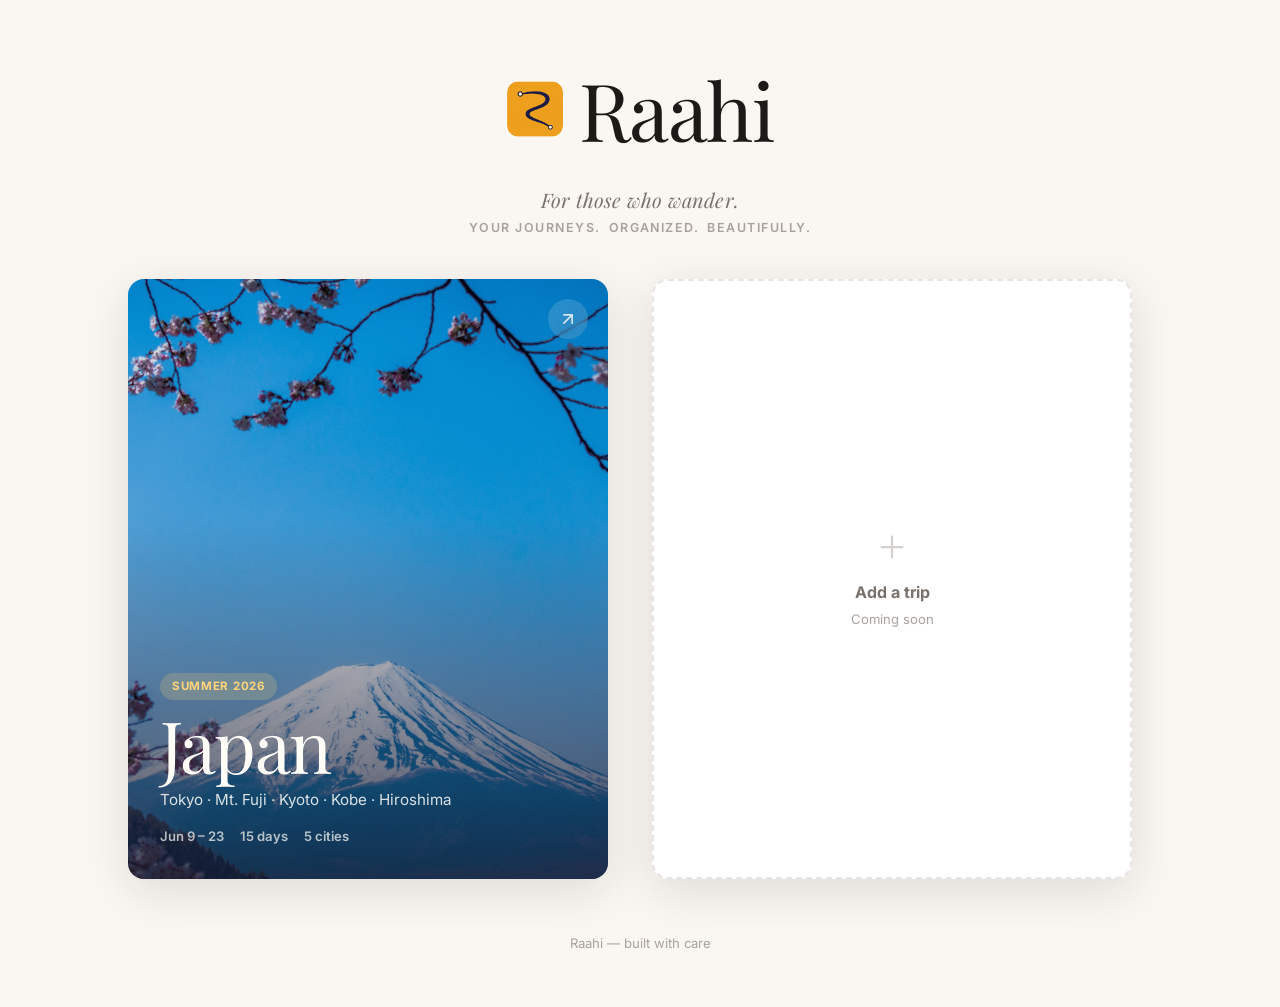
<file: index.html>
<!DOCTYPE html>
<html lang="en">
<head>
  <meta charset="UTF-8">
  <meta name="viewport" content="width=device-width, initial-scale=1.0, viewport-fit=cover">
  <title>Raahi — Your Journeys</title>
  <meta name="description" content="Beautiful travel itineraries, all in one place.">
  <meta name="theme-color" content="#1a1a2e">
  <link rel="icon" href="favicon.svg" type="image/svg+xml">
  <link rel="icon" href="favicon-32.png" sizes="32x32" type="image/png">
  <link rel="apple-touch-icon" href="apple-touch-icon.png">
  <link rel="manifest" href="manifest.json">
  <link rel="preconnect" href="https://fonts.googleapis.com">
  <link rel="preconnect" href="https://fonts.gstatic.com" crossorigin>
  <link href="https://fonts.googleapis.com/css2?family=Playfair+Display:wght@400;500;600&family=Inter:wght@400;500;600;700&display=swap" rel="stylesheet">
  <link rel="stylesheet" href="styles.css?v=15">
</head>
<body class="is-landing">

  <header class="landing-header">
    <div class="container">
      <div class="landing-brand">
        <div class="landing-logo-row">
          <img src="icon-192.png" alt="" class="brand-icon brand-icon-lg">
          <h1 class="landing-logo">Raahi</h1>
        </div>
        <p class="landing-tagline">
          <em class="tagline-wander">For those who wander.</em>
          <span class="tagline-desc">Your Journeys.&thinsp; Organized.&thinsp; Beautifully.</span>
        </p>
      </div>
    </div>
  </header>

  <main class="landing-main">
    <div class="container">
      <div class="trips-grid">

        <a href="japan.html" class="trip-tile">
          <div class="trip-tile-img">
            <img src="hero.jpg" alt="Mount Fuji at golden hour">
          </div>
          <div class="trip-tile-overlay"></div>
          <div class="trip-tile-content">
            <span class="trip-tile-season">Summer 2026</span>
            <h2 class="trip-tile-name">Japan</h2>
            <p class="trip-tile-route">Tokyo · Mt. Fuji · Kyoto · Kobe · Hiroshima</p>
            <div class="trip-tile-meta">
              <span>Jun 9 – 23</span>
              <span>15 days</span>
              <span>5 cities</span>
            </div>
          </div>
          <div class="trip-tile-arrow">
            <svg width="20" height="20" viewBox="0 0 24 24" fill="none" stroke="currentColor" stroke-width="2" stroke-linecap="round" stroke-linejoin="round"><path d="M7 17L17 7M17 7H7M17 7v10"/></svg>
          </div>
        </a>

        <div class="trip-tile trip-tile-placeholder">
          <div class="trip-tile-placeholder-inner">
            <svg width="36" height="36" viewBox="0 0 24 24" fill="none" stroke="currentColor" stroke-width="1.5" stroke-linecap="round"><path d="M12 5v14M5 12h14"/></svg>
            <span>Add a trip</span>
            <p>Coming soon</p>
          </div>
        </div>

      </div>
    </div>
  </main>

  <footer class="landing-footer">
    <div class="container">
      <p>Raahi — built with care</p>
    </div>
  </footer>

</body>
</html>
</file>
<file: styles.css>
/* ===== DESIGN TOKENS ===== */
:root {
  --bg: #faf7f2;
  --bg-card: #ffffff;
  --bg-warm: #fdf9f3;
  --bg-section: #f5f0e8;
  --ink: #1c1917;
  --ink-muted: #78716c;
  --ink-faint: #a8a29e;
  --border: #e7e5e4;
  --border-light: #f0ece4;

  /* Japanese-inspired accent palette */
  --vermillion: #c53d2d;
  --vermillion-light: #fef2f0;
  --indigo: #1e3a5f;
  --indigo-light: #e8eef5;
  --gold: #b8860b;
  --gold-light: #fdf6e3;
  --bamboo: #4d7c0f;
  --bamboo-light: #f0f5e8;
  --teal: #0d6e6e;
  --teal-light: #e6f5f5;

  --font-serif: 'Playfair Display', Georgia, 'Times New Roman', serif;
  --font-sans: 'Inter', system-ui, -apple-system, 'Segoe UI', sans-serif;

  --radius: 10px;
  --radius-lg: 16px;
  --shadow-sm: 0 1px 3px rgba(28,25,23,.06);
  --shadow: 0 4px 24px rgba(28,25,23,.08);
  --shadow-lg: 0 12px 48px rgba(28,25,23,.12);
  --transition: 200ms ease;
}

/* ===== RESET ===== */
*, *::before, *::after { box-sizing: border-box; }

html {
  scroll-behavior: smooth;
  scroll-padding-top: 80px;
  -webkit-text-size-adjust: 100%;
  overflow-x: hidden;
}

body {
  margin: 0;
  min-width: 320px;
  overflow-x: hidden;
  background: var(--bg);
  color: var(--ink);
  font-family: var(--font-sans);
  font-size: 15px;
  line-height: 1.6;
  -webkit-font-smoothing: antialiased;
}

button, input, select, textarea { font: inherit; }
a { color: inherit; -webkit-tap-highlight-color: transparent; }
img { display: block; max-width: 100%; }

/* ===== LAYOUT ===== */
.container {
  width: min(1120px, 100%);
  margin: 0 auto;
  padding: 0 clamp(16px, 4vw, 48px);
}

.section {
  padding: clamp(48px, 8vw, 96px) 0;
}

/* ===== TYPOGRAPHY ===== */
.label {
  display: block;
  margin-bottom: 10px;
  color: var(--vermillion);
  font-family: var(--font-sans);
  font-size: 0.7rem;
  font-weight: 700;
  letter-spacing: 0.08em;
  text-transform: uppercase;
}

.section-intro h2 {
  margin: 0;
  color: var(--ink);
  font-family: var(--font-serif);
  font-size: clamp(1.6rem, 4vw, 2.8rem);
  font-weight: 500;
  line-height: 1.15;
}

.section-intro h3 {
  margin: 0 0 6px;
  font-family: var(--font-serif);
  font-size: 1.25rem;
  font-weight: 500;
}

.section-desc {
  margin: 10px 0 0;
  max-width: 520px;
  color: var(--ink-muted);
  font-size: 0.92rem;
}

/* ================================================
   LANDING PAGE
   ================================================ */

.is-landing {
  display: flex;
  flex-direction: column;
  min-height: 100vh;
}

.landing-header {
  padding: clamp(24px, 5vh, 56px) 0 clamp(16px, 3vh, 32px);
}

.landing-brand {
  text-align: center;
}

.brand-icon {
  display: inline-block;
  border-radius: 20%;
  flex-shrink: 0;
}

.brand-icon-lg {
  width: 56px;
  height: 56px;
}

.brand-icon-sm {
  width: 28px;
  height: 28px;
  border-radius: 22%;
}

.brand-icon-hero {
  width: 24px;
  height: 24px;
  border-radius: 22%;
}

.landing-logo-row {
  display: flex;
  align-items: center;
  justify-content: center;
  gap: 16px;
}

.landing-logo {
  margin: 0;
  font-family: var(--font-serif);
  font-size: clamp(3rem, 8vw, 5rem);
  font-weight: 400;
  letter-spacing: -0.02em;
  color: var(--ink);
}

.landing-tagline {
  display: flex;
  flex-direction: column;
  align-items: center;
  gap: 6px;
  margin: 14px 0 0;
}

/* "For those who wander." — serif italic, warm, echoes the Raahi logotype */
.tagline-wander {
  font-family: var(--font-serif);
  font-style: italic;
  font-weight: 400;
  font-size: clamp(1rem, 2.2vw, 1.25rem);
  color: var(--ink-muted);
  letter-spacing: 0.01em;
  line-height: 1.3;
}

/* "Your Journeys. Organized. Beautifully." — small-caps Inter, grounded descriptor */
.tagline-desc {
  font-family: var(--font-sans);
  font-size: clamp(0.68rem, 1.4vw, 0.78rem);
  font-weight: 600;
  color: var(--ink-faint);
  letter-spacing: 0.12em;
  text-transform: uppercase;
  line-height: 1.4;
}

.landing-main {
  flex: 1;
}

/* Trip Grid */
.trips-grid {
  display: grid;
  grid-template-columns: repeat(auto-fill, minmax(340px, 1fr));
  gap: 24px;
  margin-top: 16px;
}

/* Trip Tile */
.trip-tile {
  position: relative;
  display: block;
  border-radius: var(--radius-lg);
  overflow: hidden;
  aspect-ratio: 4 / 5;
  max-height: calc(92vh - 228px); /* accounts for two-line tagline header height */
  text-decoration: none;
  color: #fffdf8;
  box-shadow: var(--shadow-lg);
  transition: transform var(--transition), box-shadow var(--transition);
}

.trip-tile:hover {
  transform: translateY(-4px);
  box-shadow: 0 20px 60px rgba(28,25,23,.18);
}

.trip-tile-img {
  position: absolute;
  inset: 0;
}

.trip-tile-img img {
  width: 100%;
  height: 100%;
  object-fit: cover;
  object-position: center 30%;
}

.trip-tile-overlay {
  position: absolute;
  inset: 0;
  background: linear-gradient(
    180deg,
    rgba(26,26,46,.1) 0%,
    rgba(26,26,46,.15) 40%,
    rgba(26,26,46,.75) 100%
  );
}

.trip-tile-content {
  position: absolute;
  bottom: 0;
  left: 0;
  right: 0;
  padding: clamp(20px, 4vw, 32px);
  z-index: 1;
}

.trip-tile-season {
  display: inline-block;
  margin-bottom: 10px;
  padding: 4px 12px;
  border-radius: 999px;
  background: rgba(255,213,120,.2);
  color: #ffd578;
  font-size: 0.72rem;
  font-weight: 700;
  letter-spacing: 0.06em;
  text-transform: uppercase;
  backdrop-filter: blur(8px);
}

.trip-tile-name {
  margin: 0;
  font-family: var(--font-serif);
  font-size: clamp(2.8rem, 8vw, 4.5rem);
  font-weight: 400;
  line-height: 0.95;
  letter-spacing: -0.02em;
}

.trip-tile-route {
  margin: 10px 0 0;
  font-size: 0.95rem;
  opacity: .85;
}

.trip-tile-meta {
  display: flex;
  gap: 16px;
  margin-top: 14px;
  font-size: 0.82rem;
  font-weight: 600;
  opacity: .7;
}

.trip-tile-arrow {
  position: absolute;
  top: 20px;
  right: 20px;
  display: flex;
  align-items: center;
  justify-content: center;
  width: 40px;
  height: 40px;
  border-radius: 50%;
  background: rgba(255,253,248,.15);
  color: rgba(255,253,248,.8);
  backdrop-filter: blur(12px);
  z-index: 1;
  transition: background var(--transition);
}

.trip-tile:hover .trip-tile-arrow {
  background: rgba(255,253,248,.3);
}

/* Add Trip Placeholder */
.trip-tile-placeholder {
  display: flex;
  align-items: center;
  justify-content: center;
  border: 2px dashed var(--border);
  border-radius: var(--radius-lg);
  background: var(--bg-card);
  cursor: default;
  aspect-ratio: 4 / 5;
}

.trip-tile-placeholder-inner {
  text-align: center;
  color: var(--ink-faint);
}

.trip-tile-placeholder-inner svg {
  margin-bottom: 8px;
  opacity: .5;
}

.trip-tile-placeholder-inner span {
  display: block;
  font-weight: 700;
  font-size: 1rem;
  color: var(--ink-muted);
}

.trip-tile-placeholder-inner p {
  margin: 4px 0 0;
  font-size: 0.82rem;
}

/* Landing Footer */
.landing-footer {
  padding: 40px 0;
  text-align: center;
  color: var(--ink-faint);
  font-size: 0.82rem;
}

/* ================================================
   TRIP PAGE — STICKY NAV
   ================================================ */

.sticky-nav {
  position: fixed;
  top: 0;
  left: 0;
  right: 0;
  z-index: 200;
  background: rgba(250,247,242,.92);
  backdrop-filter: blur(20px) saturate(1.6);
  -webkit-backdrop-filter: blur(20px) saturate(1.6);
  border-bottom: 1px solid var(--border);
  transform: translateY(-100%);
  opacity: 0;
  transition: transform 300ms ease, opacity 300ms ease;
  pointer-events: none;
}

.sticky-nav.visible {
  transform: translateY(0);
  opacity: 1;
  pointer-events: auto;
}

.sticky-nav-inner {
  display: flex;
  align-items: center;
  justify-content: space-between;
  height: 56px;
}

.sticky-brand {
  display: flex;
  align-items: center;
  gap: 10px;
  font-family: var(--font-serif);
  font-size: 1.3rem;
  font-weight: 500;
  text-decoration: none;
  color: var(--ink);
}

.sticky-links {
  display: flex;
  gap: 4px;
}

.snav-link {
  padding: 6px 14px;
  border-radius: 999px;
  font-size: 0.82rem;
  font-weight: 600;
  text-decoration: none;
  color: var(--ink-muted);
  transition: all var(--transition);
  background: none;
  border: none;
  cursor: pointer;
  font-family: inherit;
}

.snav-link:hover {
  background: var(--bg-section);
  color: var(--ink);
}

.snav-link.active {
  background: var(--ink);
  color: #fffdf8;
}

/* ================================================
   TRIP PAGE — HERO
   ================================================ */

.trip-hero {
  position: relative;
  display: flex;
  align-items: flex-end;
  min-height: min(42vh, 380px);
  padding: clamp(24px, 4vw, 48px) 0;
  overflow: hidden;
  color: #fffdf8;
}

.trip-hero-bg {
  position: absolute;
  inset: 0;
  background:
    url('./hero.jpg')
    center 25% / cover no-repeat,
    linear-gradient(170deg, #1a1a2e 0%, #2d1b4e 20%, #4a6741 55%, #1e3a2e 100%);
  transform: scale(1.03);
}

.trip-hero-overlay {
  position: absolute;
  inset: 0;
  background:
    linear-gradient(180deg, rgba(26,26,46,.4) 0%, rgba(26,26,46,.2) 30%, rgba(26,26,46,.7) 100%),
    linear-gradient(90deg, rgba(26,26,46,.5) 0%, transparent 60%);
}

.trip-hero-content {
  position: relative;
  z-index: 1;
  width: min(1120px, 100%);
  margin: 0 auto;
  padding: 0 clamp(16px, 4vw, 48px);
}

.back-link {
  display: inline-flex;
  align-items: center;
  gap: 6px;
  margin-bottom: 24px;
  padding: 6px 14px 6px 10px;
  border-radius: 999px;
  background: rgba(255,253,248,.12);
  color: rgba(255,253,248,.8);
  font-size: 0.82rem;
  font-weight: 600;
  text-decoration: none;
  backdrop-filter: blur(12px);
  transition: background var(--transition);
}

.back-link:hover {
  background: rgba(255,253,248,.22);
}

.hero-eyebrow {
  display: inline-block;
  margin-bottom: 14px;
  padding: 5px 14px;
  border-radius: 999px;
  background: rgba(255,213,120,.18);
  color: #ffd578;
  font-size: 0.78rem;
  font-weight: 700;
  letter-spacing: 0.06em;
  text-transform: uppercase;
  backdrop-filter: blur(8px);
}

.hero-title {
  margin: 0;
  font-family: var(--font-serif);
  font-size: clamp(3.5rem, 10vw, 7rem);
  font-weight: 400;
  line-height: 0.9;
  letter-spacing: -0.02em;
}

.hero-route {
  margin: 16px 0 0;
  font-size: clamp(0.95rem, 2vw, 1.2rem);
  font-weight: 400;
  letter-spacing: 0.02em;
  opacity: .85;
}

.hero-dates {
  margin: 6px 0 0;
  font-size: 0.88rem;
  opacity: .6;
}

.hero-countdown {
  display: inline-flex;
  flex-direction: column;
  gap: 2px;
  margin-top: 20px;
  padding: 10px 20px;
  border-radius: var(--radius);
  background: rgba(255,253,248,.12);
  font-size: 0.86rem;
  font-weight: 600;
  backdrop-filter: blur(12px);
  transition: background var(--transition);
}
.hero-countdown.countdown-clickable {
  cursor: pointer;
}
.hero-countdown.countdown-clickable:hover {
  background: rgba(255,253,248,.22);
}
.countdown-main {
  font-size: 0.86rem;
  font-weight: 700;
}
.countdown-detail {
  font-size: 0.76rem;
  font-weight: 400;
  opacity: 0.8;
}

/* Hero Quick-Jump Nav */
.hero-nav {
  display: flex;
  align-items: center;
  gap: 6px;
  margin-top: 18px;
  flex-wrap: wrap;
}

.hero-pill {
  display: inline-flex;
  align-items: center;
  gap: 4px;
  padding: 6px 14px;
  border-radius: 999px;
  background: rgba(255,253,248,.12);
  color: rgba(255,253,248,.85);
  font-size: 0.78rem;
  font-weight: 600;
  text-decoration: none;
  border: 1px solid rgba(255,253,248,.15);
  backdrop-filter: blur(8px);
  cursor: pointer;
  transition: all var(--transition);
  font-family: var(--font-sans);
}

.hero-pill:hover {
  background: rgba(255,253,248,.22);
  color: #fffdf8;
  border-color: rgba(255,253,248,.3);
}

.hero-pill-util {
  background: transparent;
  border-color: rgba(255,253,248,.12);
  color: rgba(255,253,248,.55);
  font-size: 0.72rem;
  padding: 5px 10px;
}

.hero-pill-util:hover {
  background: rgba(255,253,248,.15);
  color: rgba(255,253,248,.85);
}

.hero-divider {
  width: 1px;
  height: 16px;
  background: rgba(255,253,248,.2);
  margin: 0 4px;
}

/* Sticky Nav Actions */
.sticky-actions {
  display: flex;
  gap: 6px;
  flex-shrink: 0;
}

.btn-xs {
  min-height: 30px;
  padding: 4px 10px;
  font-size: 0.72rem;
}

/* ================================================
   ROUTE — CITY NAVIGATION
   ================================================ */

.route-section {
  background: var(--bg);
}

.city-nav-grid {
  margin-top: 28px;
}

.city-card {
  position: relative;
  display: flex;
  flex-direction: column;
  border: 1px solid var(--border);
  border-radius: var(--radius-lg);
  background: var(--bg-card);
  cursor: pointer;
  text-align: left;
  overflow: hidden;
  transition: transform var(--transition), box-shadow var(--transition), border-color var(--transition);
}

.city-card:hover {
  transform: translateY(-3px);
  box-shadow: var(--shadow);
  border-color: var(--city-color);
}

.city-card::after {
  content: '';
  position: absolute;
  bottom: 0;
  left: 0;
  right: 0;
  height: 3px;
  background: var(--city-color);
  opacity: 0;
  transition: opacity var(--transition);
}

.city-card:hover::after {
  opacity: 1;
}

.city-card-img {
  width: 100%;
  height: 100px;
  overflow: hidden;
  position: relative;
}

.city-card-img img {
  width: 100%;
  height: 100%;
  object-fit: cover;
  transition: transform 0.4s ease;
}

.city-card:hover .city-card-img img {
  transform: scale(1.05);
}

.city-card-body {
  position: relative;
  padding: 14px 14px 16px;
}

.city-card-info {
  min-width: 0;
}

.city-card-info h3 {
  margin: 0;
  font-size: 1rem;
  font-weight: 700;
  color: var(--ink);
}

.city-dates {
  display: block;
  margin-top: 2px;
  font-size: 0.78rem;
  color: var(--ink-muted);
}

.city-meta {
  display: inline-block;
  margin-top: 6px;
  padding: 2px 8px;
  border-radius: 999px;
  background: var(--city-bg);
  color: var(--city-color);
  font-size: 0.68rem;
  font-weight: 700;
}

.city-hotel {
  display: block;
  margin-top: 6px;
  font-size: 0.72rem;
  color: var(--ink-faint);
  white-space: nowrap;
  overflow: hidden;
  text-overflow: ellipsis;
}

.city-map-link {
  position: absolute;
  top: -15px;
  right: 10px;
  display: flex;
  align-items: center;
  justify-content: center;
  width: 30px;
  height: 30px;
  border-radius: 50%;
  background: var(--bg-card);
  border: 1px solid var(--border);
  color: var(--city-color);
  box-shadow: 0 1px 4px rgba(0,0,0,.1);
  transition: all var(--transition);
  z-index: 1;
}

.city-map-link:hover {
  background: var(--city-color);
  color: #fff;
}

.city-map-link svg {
  width: 14px;
  height: 14px;
}

/* ================================================
   DAY CARDS — UNIFORM + EXPANDABLE
   ================================================ */

.day-list {
  display: grid;
  gap: 8px;
}

.day-card {
  display: grid;
  grid-template-columns: 72px 1fr;
  border: 1px solid var(--border);
  border-radius: var(--radius-lg);
  background: var(--bg-card);
  overflow: hidden;
  box-shadow: var(--shadow-sm);
  cursor: pointer;
  transition: box-shadow var(--transition), border-color var(--transition);
}

.day-card:hover {
  box-shadow: var(--shadow);
}

/* Date Rail */
.day-rail {
  display: flex;
  flex-direction: column;
  align-items: center;
  justify-content: center;
  gap: 2px;
  padding: 14px 8px;
  background: var(--city-color, var(--indigo));
  color: #fffdf8;
  text-align: center;
  min-height: 72px;
}

.day-rail .day-num {
  font-family: var(--font-serif);
  font-size: 1.5rem;
  font-weight: 500;
  line-height: 1;
}

.day-rail .day-weekday {
  font-size: 0.65rem;
  font-weight: 700;
  text-transform: uppercase;
  letter-spacing: 0.05em;
  opacity: .8;
}

.day-rail .day-month {
  font-size: 0.62rem;
  opacity: .6;
}

/* Summary (always visible) */
.day-content {
  display: grid;
  min-width: 0;
}

.day-summary {
  display: flex;
  align-items: center;
  justify-content: space-between;
  gap: 12px;
  padding: 14px 18px;
  min-height: 72px;
}

.day-header {
  display: flex;
  align-items: center;
  gap: 10px;
  min-width: 0;
  flex: 1;
}

.day-title {
  margin: 0;
  font-size: 0.95rem;
  font-weight: 700;
  color: var(--ink);
  white-space: nowrap;
  overflow: hidden;
  text-overflow: ellipsis;
}

.day-city-pill { /* legacy alias */ }

.place-pill {
  display: inline-flex;
  align-items: center;
  gap: 3px;
  flex-shrink: 0;
  padding: 3px 9px;
  border-radius: 999px;
  font-size: 0.72rem;
  font-weight: 700;
  line-height: 1.4;
}

.day-preview {
  display: flex;
  align-items: center;
  gap: 10px;
  flex-shrink: 0;
}

.preview-text {
  font-size: 0.78rem;
  color: var(--ink-muted);
  white-space: nowrap;
}

.expand-icon {
  display: flex;
  align-items: center;
  justify-content: center;
  width: 28px;
  height: 28px;
  border-radius: 50%;
  background: var(--bg-section);
  flex-shrink: 0;
  transition: transform 300ms ease, background var(--transition);
}

.expand-icon svg {
  width: 16px;
  height: 16px;
  color: var(--ink-muted);
}

.day-card.expanded .expand-icon {
  transform: rotate(180deg);
  background: var(--ink);
}

.day-card.expanded .expand-icon svg {
  color: #fffdf8;
}

/* Details (hidden by default) */
.day-details {
  display: none;
  padding: 0 18px 18px;
  animation: fadeUp 0.3s ease both;
}

.day-card.expanded .day-details {
  display: block;
}

.day-detail-grid {
  display: grid;
  grid-template-columns: 1fr;
  gap: 16px;
  padding-top: 14px;
  border-top: 1px solid var(--border-light);
}

.detail-block h4 {
  margin: 0 0 8px;
  font-size: 0.68rem;
  font-weight: 700;
  text-transform: uppercase;
  letter-spacing: 0.06em;
  color: var(--ink-muted);
}

.detail-block ul {
  margin: 0;
  padding: 0;
  list-style: none;
  display: grid;
  gap: 4px;
}

.detail-block li {
  font-size: 0.85rem;
  line-height: 1.45;
  color: var(--ink);
}

.detail-block li.empty {
  color: var(--ink-faint);
  font-style: italic;
}

.detail-block li.event {
  color: var(--vermillion);
  font-weight: 500;
}

.detail-block li.added {
  padding-left: 10px;
  border-left: 2px solid var(--gold);
}

/* Activity links */
.activity-list a {
  display: inline-flex;
  align-items: center;
  gap: 4px;
  color: var(--ink);
  text-decoration: none;
  transition: color var(--transition);
}

.activity-list a:hover {
  color: var(--indigo);
}

.maps-hint {
  display: inline-flex;
  opacity: 0;
  transition: opacity var(--transition);
}

.activity-list a:hover .maps-hint {
  opacity: .5;
}

.maps-hint svg {
  width: 12px;
  height: 12px;
  color: var(--indigo);
}

/* Detail stay/transport */
.detail-primary {
  margin: 0;
  font-size: 0.9rem;
  font-weight: 600;
  color: var(--ink);
}

.detail-secondary {
  margin: 3px 0 0;
  font-size: 0.82rem;
  color: var(--ink-muted);
}

.detail-secondary a {
  color: var(--ink-muted);
  text-decoration: none;
  transition: color var(--transition);
}

.detail-secondary a:hover {
  color: var(--indigo);
}

.detail-note {
  margin: 6px 0 0;
  padding: 6px 10px;
  border-radius: 6px;
  background: var(--gold-light);
  font-size: 0.78rem;
  color: var(--gold);
  font-weight: 600;
}

/* Day Links */
.day-links {
  display: flex;
  flex-wrap: wrap;
  gap: 6px;
  margin-top: 14px;
}

.day-link {
  display: inline-flex;
  align-items: center;
  gap: 4px;
  padding: 5px 12px;
  border: 1px solid var(--border);
  border-radius: 999px;
  background: var(--bg-card);
  color: var(--indigo);
  font-size: 0.78rem;
  font-weight: 600;
  text-decoration: none;
  transition: all var(--transition);
}

.day-link:hover {
  background: var(--indigo-light);
  border-color: var(--indigo);
}

.day-link svg {
  width: 12px;
  height: 12px;
  flex-shrink: 0;
}

/* Today/Tomorrow badges */
.day-card.is-today {
  border: 2px solid var(--vermillion);
  box-shadow: 0 0 0 3px var(--vermillion-light), var(--shadow);
}

.today-badge {
  display: inline-flex;
  align-items: center;
  padding: 2px 8px;
  border-radius: 999px;
  background: var(--vermillion);
  color: #fff;
  font-size: 0.62rem;
  font-weight: 800;
  text-transform: uppercase;
  letter-spacing: 0.05em;
  animation: pulse 2s ease-in-out infinite;
  flex-shrink: 0;
}

@keyframes pulse {
  0%, 100% { opacity: 1; }
  50% { opacity: .7; }
}

.day-card.is-next {
  border: 2px solid var(--gold);
  box-shadow: 0 0 0 3px var(--gold-light), var(--shadow-sm);
}

.next-badge {
  display: inline-flex;
  align-items: center;
  padding: 2px 8px;
  border-radius: 999px;
  background: var(--gold);
  color: #fff;
  font-size: 0.62rem;
  font-weight: 800;
  text-transform: uppercase;
  letter-spacing: 0.05em;
  flex-shrink: 0;
}

/* ===== FILTER BAR ===== */
.filter-bar {
  display: flex;
  gap: 6px;
  margin: 24px 0;
  padding: 4px;
  border-radius: 999px;
  background: var(--bg-section);
  width: fit-content;
}

.filter-btn {
  padding: 8px 18px;
  border: none;
  border-radius: 999px;
  background: transparent;
  color: var(--ink-muted);
  font-size: 0.82rem;
  font-weight: 600;
  cursor: pointer;
  transition: all var(--transition);
}

.filter-btn.active {
  background: var(--bg-card);
  color: var(--ink);
  box-shadow: var(--shadow-sm);
}

.filter-btn:hover:not(.active) {
  color: var(--ink);
}

/* ===== BOOKINGS ===== */
.booking-grid {
  display: grid;
  grid-template-columns: repeat(auto-fill, minmax(320px, 1fr));
  gap: 14px;
  margin-top: 24px;
}

.booking-card {
  border: 1px solid var(--border);
  border-radius: var(--radius-lg);
  background: var(--bg-card);
  overflow: hidden;
  box-shadow: var(--shadow-sm);
  transition: box-shadow var(--transition);
}

.booking-card:hover {
  box-shadow: var(--shadow);
}

.booking-card-header {
  display: flex;
  align-items: center;
  gap: 10px;
  padding: 16px 18px;
  border-bottom: 1px solid var(--border-light);
  background: var(--bg-warm);
}

.booking-icon {
  display: flex;
  align-items: center;
  justify-content: center;
  width: 36px;
  height: 36px;
  border-radius: 8px;
  background: var(--booking-color-bg, var(--indigo-light));
  color: var(--booking-color, var(--indigo));
  flex-shrink: 0;
}

.booking-icon svg {
  width: 18px;
  height: 18px;
}

.booking-card-header h3 {
  margin: 0;
  font-size: 0.95rem;
  font-weight: 700;
}

.booking-card-header .booking-type {
  display: block;
  font-size: 0.7rem;
  font-weight: 600;
  color: var(--ink-muted);
  text-transform: uppercase;
  letter-spacing: 0.04em;
}

/* Booking card body */
.booking-card-body {
  padding: 14px 18px;
}

/* Structured DL for key-value pairs */
.booking-dl {
  display: grid;
  grid-template-columns: auto 1fr;
  gap: 6px 14px;
  margin: 0;
  font-size: 0.85rem;
}
.booking-dl dt {
  color: var(--ink-muted);
  font-size: 0.78rem;
  font-weight: 700;
  text-transform: uppercase;
  letter-spacing: 0.03em;
}
.booking-dl dd {
  margin: 0;
  color: var(--ink);
}
.booking-mono {
  font-family: var(--font-mono, 'SF Mono', 'Fira Code', monospace);
  font-size: 0.82rem;
  letter-spacing: 0.04em;
}
.booking-nights {
  color: var(--ink-muted);
  font-size: 0.82rem;
}

/* Flight legs */
.booking-flights {
  display: flex;
  flex-direction: column;
  gap: 10px;
  margin-bottom: 12px;
}
.booking-flight-leg {
  display: flex;
  flex-direction: column;
  gap: 2px;
}
.booking-flight-label {
  font-size: 0.72rem;
  font-weight: 700;
  text-transform: uppercase;
  letter-spacing: 0.05em;
  color: var(--ink-muted);
}
.booking-flight-route {
  font-size: 1rem;
  font-weight: 600;
  color: var(--ink);
}
.booking-flight-detail {
  font-size: 0.82rem;
  color: var(--ink-muted);
}

/* Rail legs */
.booking-rail-legs {
  list-style: none;
  margin: 0 0 10px;
  padding: 0;
  display: flex;
  flex-direction: column;
  gap: 6px;
  font-size: 0.85rem;
}
.booking-rail-legs li {
  display: flex;
  align-items: center;
  gap: 10px;
}
.booking-rail-date {
  font-size: 0.78rem;
  font-weight: 600;
  color: var(--ink-muted);
  white-space: nowrap;
  min-width: 90px;
}

/* Booking card footer */
.booking-card-footer {
  display: flex;
  align-items: center;
  gap: 16px;
  padding: 12px 18px;
  border-top: 1px solid var(--border-light);
}
.booking-card-footer:empty {
  display: none;
}
.booking-card-footer a {
  display: inline-flex;
  align-items: center;
  gap: 6px;
  color: var(--indigo);
  font-size: 0.82rem;
  font-weight: 700;
  text-decoration: none;
  transition: opacity var(--transition);
}
.booking-card-footer a:hover { opacity: .7; }
.booking-card-footer a svg {
  width: 14px;
  height: 14px;
}

/* Footer edit button */
.booking-footer-edit {
  display: inline-flex;
  align-items: center;
  gap: 5px;
  background: none;
  border: none;
  cursor: pointer;
  color: var(--ink-muted);
  font-size: 0.82rem;
  font-weight: 700;
  font-family: var(--font-sans);
  padding: 0;
  transition: color var(--transition);
}
.booking-footer-edit svg { width: 13px; height: 13px; }
.booking-footer-edit:hover { color: var(--ink); }

/* Delete button */
.btn-danger {
  background: none;
  border: 1px solid var(--ink-faint);
  color: var(--ink-muted);
  margin-left: auto;
}
.btn-danger:hover {
  background: #dc2626;
  border-color: #dc2626;
  color: #fff;
}

/* Add Booking card */
.booking-add-card {
  display: flex;
  flex-direction: column;
  align-items: center;
  justify-content: center;
  gap: 8px;
  min-height: 120px;
  border: 2px dashed var(--border);
  border-radius: var(--radius-lg);
  background: transparent;
  cursor: pointer;
  color: var(--ink-muted);
  font-family: var(--font-sans);
  font-size: 0.88rem;
  font-weight: 600;
  transition: all var(--transition);
  padding: 24px;
}
.booking-add-card:hover {
  border-color: var(--ink-faint);
  color: var(--ink);
  background: var(--bg-warm);
}
.booking-add-icon svg {
  width: 24px;
  height: 24px;
}

/* New booking form wrapper */
.booking-new-form {
  border: 1px solid var(--border);
  border-radius: var(--radius-lg);
  background: var(--bg-card);
  padding: 20px;
  box-shadow: var(--shadow-sm);
}
.booking-new-form h4 {
  margin: 0 0 4px;
  font-size: 1rem;
}
.bnf-hint {
  color: var(--ink-muted);
  font-size: 0.84rem;
  margin: 0 0 12px;
}
.bnf-type-btns {
  display: flex;
  gap: 8px;
  margin-bottom: 12px;
}
.bnf-type-btn {
  flex: 1;
  display: flex;
  align-items: center;
  justify-content: center;
  gap: 6px;
  padding: 10px 12px;
  font-size: 0.84rem;
}
.bnf-type-btn svg { width: 16px; height: 16px; }
.bnf-type-btn:hover {
  background: var(--bg-section);
}

/* Select styling for place picker */
.bef-select {
  padding: 8px 10px;
  border: 1px solid var(--border);
  border-radius: 6px;
  font-size: 0.84rem;
  font-family: var(--font-sans);
  background: var(--bg);
  color: var(--ink);
  width: 100%;
  box-sizing: border-box;
}
.bef-select:focus {
  outline: none;
  border-color: var(--gold);
  box-shadow: 0 0 0 2px rgba(212,175,55,.15);
}

/* Booking edit form — structured */
.booking-edit-form {
  display: flex;
  flex-direction: column;
  gap: 12px;
  padding: 16px 18px;
}
.bef-field {
  display: flex;
  flex-direction: column;
  gap: 4px;
}
.bef-field label {
  font-size: 0.75rem;
  font-weight: 700;
  color: var(--ink-muted);
  text-transform: uppercase;
  letter-spacing: 0.03em;
}
.bef-field input,
.bef-field textarea {
  padding: 8px 10px;
  border: 1px solid var(--border);
  border-radius: 6px;
  font-size: 0.84rem;
  font-family: var(--font-sans);
  background: var(--bg);
  color: var(--ink);
  width: 100%;
  box-sizing: border-box;
}
.bef-field textarea {
  resize: vertical;
  min-height: 60px;
}
.bef-field input:focus,
.bef-field textarea:focus {
  outline: none;
  border-color: var(--gold);
  box-shadow: 0 0 0 2px rgba(212,175,55,.15);
}
.bef-readonly {
  background: var(--bg-section) !important;
  color: var(--ink-muted) !important;
  cursor: default;
}
.bef-row {
  display: flex;
  gap: 10px;
}
.bef-row .bef-field { flex: 1; min-width: 0; }
.bef-field-sm { max-width: 80px; flex: 0 0 80px !important; }
.bef-field-grow { flex: 2 !important; }
.bef-actions {
  display: flex;
  gap: 8px;
  padding-top: 6px;
}

/* Flight leg fieldset */
.bef-leg {
  border: 1px solid var(--border);
  border-radius: 8px;
  padding: 12px;
  margin: 0;
  display: flex;
  flex-direction: column;
  gap: 10px;
}
.bef-leg legend {
  font-size: 0.78rem;
  font-weight: 700;
  text-transform: uppercase;
  letter-spacing: 0.03em;
  color: var(--ink-muted);
  padding: 0 6px;
}

/* ================================================
   V4: BOOKING TOOLBAR & FILTERS
   ================================================ */

.bookings-section .section-intro {
  margin-bottom: 16px;
}

.booking-toolbar {
  display: flex;
  align-items: center;
  justify-content: space-between;
  gap: 12px;
  margin-bottom: 16px;
}

.booking-filters {
  /* no flex:1 — size to content so + Add stays right-docked */
}

/* Booking filter bar — same pill row style as itinerary */
.bf-filter-bar {
  display: inline-flex;
  align-items: center;
  gap: 6px;
  flex-wrap: nowrap;
  margin: 0;
  padding: 0;
}

/* Place dropdown inside filter bar — styled as a pill */
.bf-place-select {
  display: inline-block;
  padding: 5px 28px 5px 14px;
  border: 1.5px solid var(--border);
  border-radius: 999px;
  background-color: var(--bg-card);
  background-image: url("data:image/svg+xml,%3Csvg width='10' height='6' viewBox='0 0 10 6' fill='none' xmlns='http://www.w3.org/2000/svg'%3E%3Cpath d='M1 1l4 4 4-4' stroke='%2378716c' stroke-width='1.5' stroke-linecap='round'/%3E%3C/svg%3E");
  background-repeat: no-repeat;
  background-position: right 10px center;
  color: var(--ink-muted);
  font-size: 0.8rem;
  font-weight: 600;
  cursor: pointer;
  font-family: var(--font-sans);
  transition: border-color var(--transition), color var(--transition);
  outline: none;
  appearance: none;
  -webkit-appearance: none;
}

.bf-place-select:hover,
.bf-place-select:focus {
  border-color: var(--ink-muted);
  color: var(--ink);
}

.booking-add-top-btn {
  flex-shrink: 0;
}

/* ================================================
   V4: BOOKING MANIFEST (Option B list rows)
   ================================================ */

#booking-grid {
  display: flex;
  flex-direction: column;
  gap: 0;
  border: 1px solid var(--border);
  border-radius: var(--radius-lg);
  overflow: hidden;
  background: var(--bg-card);
}

.bm-row {
  display: flex;
  align-items: center;
  gap: 12px;
  padding: 13px 16px;
  border-bottom: 1px solid var(--border-light);
  cursor: pointer;
  user-select: none;
  transition: background var(--transition);
}

.bm-row:last-child {
  border-bottom: none;
}

.bm-row:hover {
  background: var(--bg-section);
}

.bm-icon {
  flex-shrink: 0;
  width: 36px;
  height: 36px;
  display: flex;
  align-items: center;
  justify-content: center;
  border-radius: 10px;
  background: var(--bg-section);
  color: var(--ink-muted);
}

.bm-icon svg {
  width: 18px;
  height: 18px;
}

.bm-info {
  flex: 1;
  min-width: 0;
  display: flex;
  flex-direction: column;
  gap: 3px;
}

.bm-badges {
  display: flex;
  align-items: center;
  gap: 6px;
  flex-wrap: wrap;
}

.bm-place-tag { /* legacy alias — now uses .place-pill */ }

.bm-cat {
  font-size: 0.7rem;
  font-weight: 600;
  color: var(--ink-faint);
  text-transform: uppercase;
  letter-spacing: 0.04em;
}

.bm-title {
  font-size: 0.92rem;
  font-weight: 600;
  color: var(--ink);
  white-space: nowrap;
  overflow: hidden;
  text-overflow: ellipsis;
}

.bm-meta {
  font-size: 0.78rem;
  color: var(--ink-muted);
}

.bm-actions {
  display: flex;
  align-items: center;
  gap: 2px;
  flex-shrink: 0;
}

/* Icon-only links in the row summary (map, vendor) */
.bm-icon-link {
  width: 30px;
  height: 30px;
  display: flex;
  align-items: center;
  justify-content: center;
  border-radius: 6px;
  color: var(--ink-faint);
  text-decoration: none;
  transition: all var(--transition);
}

.bm-icon-link svg { width: 16px; height: 16px; }

.bm-link-map:hover { background: var(--bamboo-light); color: var(--bamboo); }
.bm-link-vendor:hover { background: var(--indigo-light); color: var(--indigo); }

/* Right-pointing chevron cue — row is clickable */
.bm-chevron {
  color: var(--ink-faint);
  display: flex;
  align-items: center;
  flex-shrink: 0;
}

.bm-row:hover .bm-chevron {
  color: var(--ink-muted);
}

/* ================================================
   V4: BOOKING PLACE GROUP HEADER
   ================================================ */

.booking-place-header {
  display: flex;
  align-items: center;
  gap: 8px;
  padding: 8px 0 6px;
  margin-top: 16px;
  border-bottom: 2px solid var(--bph-color, var(--border));
  font-size: 0.82rem;
  font-weight: 700;
  color: var(--ink);
}

.booking-place-header:first-child {
  margin-top: 0;
}

.booking-place-emoji {
  font-size: 1rem;
}

/* ================================================
   V4: BOOKING EMPTY STATE
   ================================================ */

.booking-empty {
  text-align: center;
  padding: 48px 20px;
  color: var(--ink-faint);
  font-size: 0.9rem;
  font-style: italic;
}

/* ================================================
   V4: BOOKING PANEL (slide-out editor)
   ================================================ */

.booking-panel {
  position: fixed;
  inset: 0;
  z-index: 1030;
  pointer-events: none;
  opacity: 0;
  transition: opacity 200ms ease;
}

.booking-panel.open {
  pointer-events: auto;
  opacity: 1;
}

.booking-panel-backdrop {
  position: absolute;
  inset: 0;
  background: rgba(28,25,23,.4);
  backdrop-filter: blur(4px);
  -webkit-backdrop-filter: blur(4px);
}

.booking-panel-content {
  position: absolute;
  top: 0;
  right: 0;
  bottom: 0;
  width: min(500px, 92vw);
  background: var(--bg);
  box-shadow: var(--shadow-lg);
  transform: translateX(100%);
  transition: transform 300ms cubic-bezier(0.32, 0.72, 0, 1);
  overflow-y: auto;
  display: flex;
  flex-direction: column;
}

.booking-panel.open .booking-panel-content {
  transform: translateX(0);
}

.booking-panel-header {
  position: sticky;
  top: 0;
  display: flex;
  align-items: center;
  justify-content: space-between;
  padding: 16px 20px;
  background: var(--bg-card);
  border-bottom: 1px solid var(--border);
  z-index: 2;
}

.booking-panel-title {
  margin: 0;
  font-size: 1.1rem;
  font-weight: 700;
  font-family: var(--font-serif);
}

.booking-panel-close {
  width: 32px;
  height: 32px;
  border: none;
  background: transparent;
  color: var(--ink-muted);
  font-size: 1.4rem;
  cursor: pointer;
  border-radius: 50%;
  display: flex;
  align-items: center;
  justify-content: center;
  transition: all var(--transition);
}

.booking-panel-close:hover {
  background: var(--bg-section);
  color: var(--ink);
}

.booking-panel-body {
  flex: 1;
  padding: 16px 20px 40px;
}

/* ================================================
   V4: BOOKING PANEL FORM (bpf-*)
   ================================================ */

.bpf {
  display: flex;
  flex-direction: column;
  gap: 14px;
}

.bpf-field {
  display: flex;
  flex-direction: column;
  gap: 4px;
}

.bpf-field label {
  font-size: 0.75rem;
  font-weight: 700;
  color: var(--ink-muted);
  text-transform: uppercase;
  letter-spacing: 0.03em;
}

.bpf-req {
  color: var(--vermillion);
  font-weight: 400;
}

.bpf-field input,
.bpf-field textarea,
.bpf-select {
  padding: 9px 12px;
  border: 1.5px solid var(--border);
  border-radius: 8px;
  font-size: 0.88rem;
  font-family: var(--font-sans);
  background: var(--bg-card);   /* white, distinct from panel bg */
  color: var(--ink);
  width: 100%;
  box-sizing: border-box;
  transition: border-color var(--transition), box-shadow var(--transition);
}

.bpf-field textarea {
  resize: vertical;
  min-height: 60px;
}

.bpf-field input:focus,
.bpf-field textarea:focus,
.bpf-select:focus {
  outline: none;
  border-color: var(--indigo);
  box-shadow: 0 0 0 3px rgba(30,58,95,.1);
}

.bpf-readonly {
  background: var(--bg-section) !important;
  color: var(--ink-muted) !important;
  cursor: default;
}

.bpf-row {
  display: flex;
  gap: 10px;
}

.bpf-row .bpf-field {
  flex: 1;
  min-width: 0;
}

.bpf-field-sm {
  max-width: 80px;
  flex: 0 0 80px !important;
}

.bpf-fieldset {
  border: 1px solid var(--border);
  border-radius: 10px;
  padding: 14px;
  margin: 0;
  display: flex;
  flex-direction: column;
  gap: 12px;
}

.bpf-fieldset legend {
  font-size: 0.78rem;
  font-weight: 700;
  text-transform: uppercase;
  letter-spacing: 0.03em;
  color: var(--ink-muted);
  padding: 0 6px;
}

.bpf-actions {
  display: flex;
  gap: 10px;
  padding-top: 8px;
  border-top: 1px solid var(--border-light);
  margin-top: 6px;
}

.bpf-hint {
  font-size: 0.9rem;
  color: var(--ink-muted);
  margin: 0 0 16px;
  text-align: center;
}

/* ================================================
   V4: BOOKING TYPE PICKER GRID
   ================================================ */

.bpf-type-grid {
  display: grid;
  grid-template-columns: repeat(3, 1fr);
  gap: 12px;
}

.bpf-type-btn {
  display: flex;
  flex-direction: column;
  align-items: center;
  gap: 10px;
  padding: 24px 12px;
  border: 1.5px solid var(--border);
  border-radius: var(--radius);
  background: var(--bg-card);
  cursor: pointer;
  font-family: var(--font-sans);
  font-size: 0.88rem;
  font-weight: 600;
  color: var(--ink);
  transition: all var(--transition);
}

.bpf-type-btn svg {
  width: 28px;
  height: 28px;
  color: var(--indigo);
}

.bpf-type-btn:hover {
  border-color: var(--indigo);
  background: var(--indigo-light);
}

/* ================================================
   V4: BOOKING FOOTER — maps + edit links
   ================================================ */

.booking-footer-maps {
  display: inline-flex;
  align-items: center;
  gap: 5px;
  color: var(--bamboo);
  font-size: 0.82rem;
  font-weight: 700;
  text-decoration: none;
  transition: opacity var(--transition);
}

.booking-footer-maps:hover { opacity: .7; }
.booking-footer-maps svg { width: 14px; height: 14px; }

/* Rail leg rows */
.bef-leg-row {
  align-items: center;
}
.bef-leg-remove {
  flex-shrink: 0;
  width: 28px;
  height: 28px;
  padding: 0;
  display: flex;
  align-items: center;
  justify-content: center;
  font-size: 1.1rem;
  line-height: 1;
}
.bef-add-leg {
  margin-top: 6px;
}
.bef-legs-list {
  display: flex;
  flex-direction: column;
  gap: 6px;
}

/* Mobile tweaks for booking forms */
@media (max-width: 480px) {
  .bef-row { flex-direction: column; gap: 8px; }
  .bef-field-sm { max-width: none; flex: 1 !important; }
  .bef-leg { padding: 10px; }
  .booking-flights { gap: 12px; }
}

/* ===== FORMS ===== */
.add-card, .ask-card {
  border: 1px solid var(--border);
  border-radius: var(--radius-lg);
  background: var(--bg-card);
  padding: clamp(20px, 4vw, 32px);
  box-shadow: var(--shadow-sm);
}

.add-form {
  display: grid;
  gap: 14px;
  margin-top: 20px;
}

.form-row {
  display: grid;
  grid-template-columns: 200px 1fr;
  gap: 14px;
}

.form-grow { min-width: 0; }

.add-form label, .ask-form label {
  display: grid;
  gap: 6px;
}

.add-form label > span {
  font-size: 0.78rem;
  font-weight: 700;
  color: var(--ink-muted);
  text-transform: uppercase;
  letter-spacing: 0.04em;
}

input, select, textarea {
  width: 100%;
  padding: 10px 14px;
  border: 1px solid var(--border);
  border-radius: var(--radius);
  background: var(--bg-warm);
  color: var(--ink);
  font-size: 0.9rem;
  transition: border-color var(--transition);
}

input:focus, select:focus, textarea:focus {
  outline: none;
  border-color: var(--indigo);
}

textarea { resize: vertical; }

select {
  appearance: none;
  background-image: url("data:image/svg+xml,%3Csvg xmlns='http://www.w3.org/2000/svg' width='12' height='12' viewBox='0 0 24 24' fill='none' stroke='%2378716c' stroke-width='2'%3E%3Cpath d='m6 9 6 6 6-6'/%3E%3C/svg%3E");
  background-repeat: no-repeat;
  background-position: right 12px center;
  padding-right: 32px;
}

/* Buttons */
.btn {
  display: inline-flex;
  align-items: center;
  justify-content: center;
  gap: 8px;
  min-height: 44px;
  padding: 10px 24px;
  border: none;
  border-radius: var(--radius);
  font-size: 0.88rem;
  font-weight: 700;
  cursor: pointer;
  transition: all var(--transition);
}

.btn-primary {
  background: var(--ink);
  color: #fffdf8;
}

.btn-primary:hover {
  background: #2c2826;
}

.btn-primary:disabled,
.btn-primary[disabled] {
  opacity: 0.38;
  cursor: not-allowed;
  pointer-events: none;
}

.btn-outline {
  background: transparent;
  border: 1px solid var(--border);
  color: var(--ink);
}

.btn-outline:hover {
  background: var(--bg-section);
}

/* Ask / QA */
.ask-form {
  display: grid;
  grid-template-columns: 1fr auto;
  gap: 10px;
  margin-top: 20px;
}

.ask-answer {
  margin-top: 16px;
  padding: 16px 20px;
  border-left: 3px solid var(--gold);
  border-radius: 0 var(--radius) var(--radius) 0;
  background: var(--gold-light);
  color: var(--ink);
  font-size: 0.92rem;
  line-height: 1.6;
  min-height: 60px;
}

/* ===== FLOATING ASK PANEL ===== */
.ask-section { display: none; } /* Hide old section */

.ask-fab {
  position: fixed;
  bottom: 90px;
  right: 20px;
  width: 52px;
  height: 52px;
  border-radius: 50%;
  background: var(--gold);
  color: #fff;
  display: flex;
  align-items: center;
  justify-content: center;
  box-shadow: 0 4px 16px rgba(0,0,0,0.25);
  cursor: pointer;
  z-index: 1080;
  transition: transform 0.2s, box-shadow 0.2s;
  border: none;
}
.ask-fab:hover {
  transform: scale(1.08);
  box-shadow: 0 6px 24px rgba(0,0,0,0.3);
}
.ask-fab.hidden { display: none; }

.ask-panel {
  position: fixed;
  bottom: 0;
  right: 0;
  width: 380px;
  max-width: 100vw;
  height: 420px;
  max-height: 80vh;
  background: var(--bg-card);
  border-radius: var(--radius-lg) var(--radius-lg) 0 0;
  box-shadow: 0 -4px 32px rgba(0,0,0,0.2);
  display: flex;
  flex-direction: column;
  z-index: 1100;
  transform: translateY(100%);
  opacity: 0;
  pointer-events: none;
  transition: transform 0.3s cubic-bezier(0.4,0,0.2,1), opacity 0.25s;
}
.ask-panel.open {
  transform: translateY(0);
  opacity: 1;
  pointer-events: auto;
}

.ask-panel-header {
  display: flex;
  align-items: center;
  justify-content: space-between;
  padding: 14px 18px;
  border-bottom: 1px solid var(--border);
}
.ask-panel-header h3 {
  font-family: var(--font-display);
  font-size: 1.1rem;
  margin: 0;
}
.ask-panel-close {
  background: none;
  border: none;
  font-size: 1.6rem;
  color: var(--muted);
  cursor: pointer;
  padding: 4px 8px;
  line-height: 1;
}
.ask-panel-close:hover { color: var(--ink); }

.ask-panel-body {
  flex: 1;
  overflow-y: auto;
  padding: 16px 18px;
  display: flex;
  flex-direction: column;
  gap: 12px;
}

.ask-panel-hint {
  font-size: 0.82rem;
  color: var(--muted);
  line-height: 1.5;
  padding: 8px 12px;
  background: var(--gold-light);
  border-radius: var(--radius);
}

.ask-bubble {
  max-width: 88%;
  padding: 10px 14px;
  border-radius: 16px;
  font-size: 0.88rem;
  line-height: 1.5;
  word-wrap: break-word;
}
.ask-bubble-q {
  align-self: flex-end;
  background: var(--gold);
  color: #fff;
  border-bottom-right-radius: 4px;
}
.ask-bubble-a {
  align-self: flex-start;
  background: var(--bg-card);
  border: 1px solid var(--border);
  color: var(--ink);
  border-bottom-left-radius: 4px;
}

.ask-panel-form {
  display: flex;
  gap: 8px;
  padding: 12px 14px;
  border-top: 1px solid var(--border);
  background: var(--bg);
}
.ask-panel-form input {
  flex: 1;
  border: 1px solid var(--border);
  border-radius: 20px;
  padding: 8px 16px;
  font-size: 0.88rem;
  background: var(--bg-card);
  color: var(--ink);
  outline: none;
  transition: border-color 0.2s;
}
.ask-panel-form input:focus {
  border-color: var(--gold);
}
.ask-panel-send {
  width: 36px;
  height: 36px;
  border-radius: 50%;
  background: var(--gold);
  color: #fff;
  border: none;
  display: flex;
  align-items: center;
  justify-content: center;
  cursor: pointer;
  flex-shrink: 0;
  transition: background 0.2s;
}
.ask-panel-send:hover {
  background: var(--gold-dark, #b8860b);
}

/* Hide old ask-section (replaced by floating panel) */
.ask-section { display: none !important; }

/* Notifications */
.notify-card {
  display: flex;
  align-items: center;
  justify-content: space-between;
  gap: 24px;
  padding: clamp(20px, 4vw, 28px);
  border: 1px solid var(--border);
  border-radius: var(--radius-lg);
  background: var(--bg-card);
}

.notify-card p {
  margin: 6px 0 0;
  color: var(--ink-muted);
  font-size: 0.88rem;
}

.notify-actions {
  display: flex;
  flex-direction: column;
  align-items: end;
  gap: 8px;
  flex-shrink: 0;
}

.notify-status {
  font-size: 0.78rem;
  color: var(--ink-muted);
}

/* ─── Add Place Modal ──────────────────────────────────────── */
.apm-card {
  width: min(440px, 92vw);
  background: var(--bg-card);
  border-radius: var(--radius-lg);
  overflow: hidden;
  box-shadow: 0 24px 64px rgba(0,0,0,.35);
}
.apm-header {
  display: flex;
  align-items: center;
  justify-content: space-between;
  padding: 16px 20px;
  border-bottom: 1px solid var(--border);
}
.apm-header h3 { margin: 0; font-size: 1rem; font-weight: 600; }
.apm-close-btn {
  background: none; border: none; font-size: 1.4rem;
  cursor: pointer; color: var(--ink-muted); line-height: 1; padding: 2px 6px;
}
.apm-step { padding: 16px 20px 20px; }
.apm-search-wrap { margin-bottom: 8px; }
.apm-search-input {
  width: 100%; padding: 10px 14px;
  border: 1.5px solid var(--border); border-radius: var(--radius);
  font-size: 0.95rem; background: var(--bg-section); color: var(--ink);
  outline: none; box-sizing: border-box;
}
.apm-search-input:focus { border-color: var(--accent); }
.apm-results {
  list-style: none; margin: 0; padding: 0;
  max-height: 260px; overflow-y: auto;
  border: 1px solid var(--border); border-radius: var(--radius);
  background: var(--bg-card);
}
.apm-results:empty { display: none; }
.apm-result-item {
  padding: 10px 14px; cursor: pointer;
  display: flex; align-items: flex-start; gap: 10px;
  border-bottom: 1px solid var(--border); transition: background 120ms;
}
.apm-result-item:last-child { border-bottom: none; }
.apm-result-item:hover { background: var(--bg-section); }
.apm-result-emoji { font-size: 1.1rem; flex-shrink: 0; margin-top: 2px; }
.apm-result-name { font-weight: 600; font-size: 0.9rem; }
.apm-result-region { font-size: 0.78rem; color: var(--ink-muted); }
.apm-hint { margin: 10px 0 0; font-size: 0.75rem; color: var(--ink-muted); text-align: center; }
/* confirm step */
.apm-preview-row {
  display: flex; align-items: center; gap: 14px;
  margin-bottom: 16px; padding: 12px;
  background: var(--bg-section); border-radius: var(--radius);
}
.apm-emoji-wrap { position: relative; flex-shrink: 0; }
.apm-emoji-btn {
  background: none; border: 1.5px solid var(--border); border-radius: 8px;
  font-size: 1.8rem; width: 52px; height: 52px;
  display: flex; align-items: center; justify-content: center;
  cursor: pointer; transition: border-color 150ms;
}
.apm-emoji-btn:hover { border-color: var(--accent); }
.apm-emoji-picker {
  position: absolute; top: calc(100% + 6px); left: 0; z-index: 10;
  background: var(--bg-card); border: 1px solid var(--border);
  border-radius: var(--radius); padding: 8px;
  display: grid; grid-template-columns: repeat(5, 1fr); gap: 4px;
  box-shadow: 0 8px 24px rgba(0,0,0,.2); min-width: 200px;
}
.apm-emoji-opt {
  background: none; border: none; font-size: 1.3rem;
  width: 36px; height: 36px; display: flex; align-items: center;
  justify-content: center; cursor: pointer; border-radius: 6px;
  transition: background 120ms;
}
.apm-emoji-opt:hover { background: var(--bg-section); }
.apm-preview-info { flex: 1; min-width: 0; }
.apm-preview-info strong { display: block; font-size: 1rem; }
.apm-preview-info span { font-size: 0.8rem; color: var(--ink-muted); }
.apm-preview-img {
  width: 64px; height: 64px; object-fit: cover;
  border-radius: var(--radius); flex-shrink: 0;
}
.apm-nights-field {
  display: flex; align-items: center;
  justify-content: space-between; margin-bottom: 16px;
}
.apm-nights-field label { font-size: 0.88rem; font-weight: 600; }
.apm-stepper { display: flex; align-items: center; gap: 14px; }
.apm-nights-val { font-size: 1.1rem; font-weight: 700; min-width: 28px; text-align: center; }
.apm-confirm-actions { display: flex; gap: 10px; }
.apm-confirm-actions .btn { flex: 1; }

/* Inline notify button in booking toolbar */
.notify-toolbar-btn { opacity: 0.75; }
.notify-toolbar-btn:disabled { display: none; } /* hide once enabled */

/* ===== MOBILE NAV ===== */
.mobile-nav {
  display: none;
  position: fixed;
  bottom: 0;
  left: 0;
  right: 0;
  z-index: 100;
  background: rgba(255,253,248,.92);
  backdrop-filter: blur(20px) saturate(1.8);
  -webkit-backdrop-filter: blur(20px) saturate(1.8);
  border-top: 1px solid var(--border);
  padding: 6px 8px calc(6px + env(safe-area-inset-bottom));
  grid-template-columns: repeat(4, 1fr);
}

.mnav-item {
  display: flex;
  flex-direction: column;
  align-items: center;
  gap: 2px;
  padding: 6px 4px;
  border-radius: 8px;
  color: var(--ink-muted);
  font-size: 0.62rem;
  font-weight: 600;
  text-decoration: none;
  transition: color var(--transition);
  background: none;
  border: none;
  cursor: pointer;
  font-family: inherit;
}

.mnav-item.active {
  color: var(--vermillion);
}

.mnav-item svg {
  flex-shrink: 0;
}

/* ===== ANIMATIONS ===== */
@keyframes fadeUp {
  from { opacity: 0; transform: translateY(8px); }
  to { opacity: 1; transform: translateY(0); }
}

.day-card {
  animation: fadeUp 0.3s ease both;
}

.day-card:nth-child(2) { animation-delay: 20ms; }
.day-card:nth-child(3) { animation-delay: 40ms; }
.day-card:nth-child(4) { animation-delay: 60ms; }
.day-card:nth-child(5) { animation-delay: 80ms; }

/* ===== RESPONSIVE ===== */
@media (max-width: 1024px) {
  .booking-grid {
    grid-template-columns: repeat(2, 1fr);
  }

  .city-cards-row {
    grid-template-columns: repeat(3, 1fr);
  }
}

@media (max-width: 768px) {
  html {
    scroll-padding-top: 16px;
  }

  .trip-hero {
    min-height: 40vh;
    padding: 20px 0;
  }

  .hero-title {
    font-size: clamp(3rem, 14vw, 5rem);
  }

  .sticky-nav {
    display: none !important;
  }

  .hero-divider {
    display: none;
  }

  .hero-nav {
    gap: 5px;
  }

  .hero-pill {
    padding: 5px 11px;
    font-size: 0.72rem;
  }

  .mobile-nav {
    display: grid;
  }

  .city-cards-row {
    grid-template-columns: repeat(2, 1fr);
  }

  .day-card {
    grid-template-columns: 60px 1fr;
  }

  .day-rail {
    padding: 10px 6px;
  }

  .day-rail .day-num {
    font-size: 1.3rem;
  }

  .day-summary {
    flex-direction: column;
    align-items: flex-start;
    gap: 6px;
    padding: 12px 14px;
    min-height: auto;
  }

  .day-header {
    flex-wrap: wrap;
  }

  .day-title {
    white-space: normal;
    font-size: 0.88rem;
  }

  .day-preview {
    width: 100%;
    justify-content: space-between;
  }

  .preview-text {
    white-space: normal;
    font-size: 0.72rem;
  }

  .day-details {
    padding: 0 14px 14px;
  }

  .booking-grid {
    grid-template-columns: 1fr;
  }

  .form-row {
    grid-template-columns: 1fr;
  }

  .ask-form {
    grid-template-columns: 1fr;
  }

  .ask-fab {
    bottom: 80px;
    right: 16px;
    width: 48px;
    height: 48px;
  }

  .ask-panel {
    width: 100vw;
    height: 60vh;
    border-radius: var(--radius-lg) var(--radius-lg) 0 0;
  }

  .notify-card {
    flex-direction: column;
    align-items: start;
  }

  .notify-actions {
    align-items: start;
  }

  main {
    padding-bottom: 80px;
  }

  /* Landing */
  .trips-grid {
    grid-template-columns: repeat(2, 1fr);
    gap: 12px;
  }

  .trip-tile {
    aspect-ratio: 3 / 5;
  }

  .trip-tile-name {
    font-size: clamp(1.8rem, 6vw, 2.5rem);
  }

  .trip-tile-route {
    font-size: 0.75rem;
    display: none;
  }

  .trip-tile-meta {
    flex-direction: column;
    gap: 2px;
  }

  .landing-logo {
    font-size: 3rem;
  }
}

@media (max-width: 480px) {
  .hero-title {
    font-size: 2.8rem;
  }

  .city-cards-row {
    grid-template-columns: repeat(2, 1fr);
    gap: 10px;
  }

  .city-card-img {
    height: 70px;
  }

  .city-card-body {
    padding: 10px 10px 12px;
  }

  .city-card-info h3 {
    font-size: 0.88rem;
  }

  .day-card {
    grid-template-columns: 50px 1fr;
  }

  .day-rail .day-num {
    font-size: 1.1rem;
  }

  .day-rail .day-weekday,
  .day-rail .day-month {
    font-size: 0.58rem;
  }
}

/* ===== DESKTOP NAV HIDE ===== */
@media (min-width: 769px) {
  .mobile-nav {
    display: none;
  }
}

/* ================================================
   ROUTE VISUALIZATION
   ================================================ */

.route-visual {
  margin-bottom: 24px;
  text-align: center;
}

.route-line {
  display: flex;
  align-items: center;
  justify-content: center;
  gap: 6px;
  flex-wrap: wrap;
  padding: 16px 0;
}

.route-stop-dot {
  display: inline-flex;
  align-items: center;
  justify-content: center;
  width: 32px;
  height: 32px;
  border-radius: 50%;
  font-size: 14px;
  line-height: 1;
}

.route-arrow {
  color: var(--ink-faint);
  font-size: 0.85rem;
  font-weight: 600;
}

.route-map-link {
  display: inline-flex;
  align-items: center;
  gap: 6px;
  margin-top: 8px;
  color: var(--indigo);
  font-size: 0.82rem;
  font-weight: 600;
  text-decoration: none;
  transition: opacity var(--transition);
}

.route-map-link:hover { opacity: .7; }
.route-map-link svg { width: 14px; height: 14px; }

.city-cards-row {
  display: grid;
  grid-template-columns: repeat(auto-fill, minmax(200px, 1fr));
  gap: 16px;
}

/* ================================================
   TIMELINE ITEMS
   ================================================ */

.day-timeline {
  position: relative;
  padding: 4px 0;
}

.day-timeline::before {
  content: '';
  position: absolute;
  left: 66px;
  top: 32px;
  bottom: 16px;
  width: 2px;
  background: var(--border-light);
  border-radius: 1px;
}

.section-label {
  margin: 0 0 8px;
  font-size: 0.65rem;
  font-weight: 700;
  text-transform: uppercase;
  letter-spacing: 0.08em;
  color: var(--ink-faint);
}

.tl-item {
  display: grid;
  grid-template-columns: 52px 28px 1fr auto;
  align-items: start;
  gap: 8px;
  padding: 6px 0;
  position: relative;
  border-radius: 8px;
  transition: background var(--transition);
}

.tl-item:hover {
  background: var(--bg-warm);
}

.tl-time {
  font-size: 0.72rem;
  font-weight: 600;
  color: var(--ink-muted);
  text-align: right;
  padding-top: 3px;
  font-variant-numeric: tabular-nums;
  white-space: nowrap;
}

.tl-marker {
  display: flex;
  justify-content: center;
  padding-top: 1px;
  z-index: 1;
}

.tl-dot {
  display: flex;
  align-items: center;
  justify-content: center;
  width: 24px;
  height: 24px;
  border-radius: 50%;
  background: var(--bg-card);
  border: 2px solid var(--type-color, var(--ink-faint));
  font-size: 11px;
  line-height: 1;
}

.tl-body {
  min-width: 0;
  padding-top: 2px;
}

.tl-title {
  font-size: 0.88rem;
  font-weight: 600;
  color: var(--ink);
  line-height: 1.3;
}

.tl-title a {
  color: var(--ink);
  text-decoration: none;
  transition: color var(--transition);
}

.tl-title a:hover {
  color: var(--indigo);
}

.tl-meta {
  font-size: 0.78rem;
  color: var(--ink-muted);
  margin-top: 2px;
  line-height: 1.4;
}

.tl-conf {
  font-size: 0.72rem;
  color: var(--ink-faint);
  font-family: var(--font-sans);
  margin-top: 2px;
}

.maps-link-icon {
  display: inline-flex;
  opacity: .35;
  transition: opacity var(--transition);
}

.maps-link-icon svg {
  width: 12px;
  height: 12px;
}

a:hover .maps-link-icon { opacity: .7; }

/* Status indicators */
.status-confirmed .tl-dot { border-color: var(--bamboo); }
.status-tentative .tl-dot { border-style: dashed; }

/* ================================================
   WISHLIST ITEMS
   ================================================ */

.day-wishlist {
  padding: 4px 0;
}

.wl-item {
  display: flex;
  align-items: start;
  gap: 10px;
  padding: 6px 4px;
  border-radius: 8px;
  transition: background var(--transition);
}

.wl-item:hover {
  background: var(--bg-warm);
}

.wl-icon {
  font-size: 14px;
  line-height: 1;
  flex-shrink: 0;
  padding-top: 3px;
}

.wl-body {
  flex: 1;
  min-width: 0;
}

.wl-title {
  font-size: 0.88rem;
  color: var(--ink);
  line-height: 1.3;
}

.wl-title a {
  color: var(--ink);
  text-decoration: none;
  transition: color var(--transition);
}

.wl-title a:hover {
  color: var(--indigo);
}

.wl-meta {
  font-size: 0.78rem;
  color: var(--ink-muted);
  margin-top: 2px;
}

/* Delete button */
.item-del {
  flex-shrink: 0;
  width: 24px;
  height: 24px;
  border: none;
  border-radius: 50%;
  background: transparent;
  color: var(--ink-faint);
  font-size: 14px;
  cursor: pointer;
  opacity: 0;
  transition: all var(--transition);
  display: flex;
  align-items: center;
  justify-content: center;
}

.tl-item:hover .item-del,
.wl-item:hover .item-del {
  opacity: 1;
}

.item-del:hover {
  background: var(--vermillion-light);
  color: var(--vermillion);
}

/* Hotel stay badge */
.day-stay-badge {
  display: inline-flex;
  align-items: center;
  gap: 8px;
  padding: 8px 14px;
  border-radius: var(--radius);
  background: var(--bg-section);
  font-size: 0.82rem;
  color: var(--ink-muted);
  margin-bottom: 12px;
}

.stay-icon { font-size: 14px; }

.empty-day {
  padding: 20px 0;
  color: var(--ink-faint);
  font-style: italic;
  font-size: 0.88rem;
}

/* ================================================
   INLINE ADD FORM
   ================================================ */

.day-action-bar {
  display: flex;
  gap: 8px;
  padding: 10px 0 4px;
}

.day-add-btn {
  display: inline-flex;
  align-items: center;
  gap: 6px;
  padding: 6px 14px;
  border: 1px dashed var(--border);
  border-radius: var(--radius);
  background: transparent;
  color: var(--ink-muted);
  font-size: 0.82rem;
  font-weight: 600;
  cursor: pointer;
  transition: all var(--transition);
}

.day-add-btn:hover {
  border-color: var(--indigo);
  color: var(--indigo);
  background: var(--indigo-light);
}

.day-add-btn svg {
  width: 14px;
  height: 14px;
}

.inline-add-form {
  gap: 8px;
  padding: 12px;
  border: 1px solid var(--border);
  border-radius: var(--radius);
  background: var(--bg-warm);
  margin-top: 4px;
}

.iaf-row {
  display: grid;
  grid-template-columns: 1fr 120px;
  gap: 8px;
}

.inline-add-form input,
.inline-add-form select {
  padding: 8px 10px;
  font-size: 0.85rem;
}

.iaf-actions {
  display: flex;
  gap: 8px;
}

.btn-sm {
  min-height: 36px;
  padding: 6px 16px;
  font-size: 0.82rem;
}

/* ================================================
   BULK PASTE MODAL
   ================================================ */

.bulk-trigger {
  text-align: center;
  padding: 24px 0 48px;
}

.bulk-modal {
  position: fixed;
  inset: 0;
  z-index: 600; /* must be above Leaflet map (400) and panels (500-510) */
  display: flex;
  align-items: center;
  justify-content: center;
  background: rgba(28,25,23,.5);
  backdrop-filter: blur(8px);
  opacity: 0;
  pointer-events: none;
  transition: opacity 200ms ease;
}

.bulk-modal.open {
  opacity: 1;
  pointer-events: auto;
}

/* Add-place modal sits above IEP panel (z-index 1040) */
#add-place-modal { z-index: 1055; }

.bulk-content {
  width: min(560px, 90vw);
  max-height: 85vh;
  overflow-y: auto;
  padding: clamp(20px, 4vw, 32px);
  border-radius: var(--radius-lg);
  background: var(--bg); /* warm cream — matches booking panel bg pattern */
  box-shadow: var(--shadow-lg);
}

.bulk-header {
  display: flex;
  align-items: center;
  justify-content: space-between;
  margin-bottom: 8px;
}

.bulk-header h3 {
  margin: 0;
  font-family: var(--font-serif);
  font-size: 1.3rem;
  font-weight: 500;
}

.bulk-close-btn {
  width: 32px;
  height: 32px;
  border: none;
  border-radius: 50%;
  background: var(--bg-section);
  color: var(--ink-muted);
  font-size: 18px;
  cursor: pointer;
  display: flex;
  align-items: center;
  justify-content: center;
  transition: all var(--transition);
}

.bulk-close-btn:hover {
  background: var(--ink);
  color: #fff;
}

.bulk-desc {
  margin: 0 0 16px;
  font-size: 0.88rem;
  color: var(--ink-muted);
}

.bulk-desc code {
  padding: 2px 6px;
  border-radius: 4px;
  background: var(--bg-section);
  font-size: 0.82rem;
}

#bulk-text {
  width: 100%;
  min-height: 160px;
  font-family: var(--font-sans);
}

.bulk-preview {
  margin: 12px 0;
  padding: 12px;
  border-radius: var(--radius);
  background: var(--bg-section);
  max-height: 200px;
  overflow-y: auto;
}

.bulk-preview-item {
  display: grid;
  grid-template-columns: 24px 48px 60px 1fr;
  gap: 8px;
  padding: 4px 0;
  font-size: 0.82rem;
  border-bottom: 1px solid var(--border-light);
}

.bulk-preview-item:last-child { border-bottom: none; }

.bulk-hint {
  margin: 0;
  color: var(--ink-faint);
  font-size: 0.82rem;
}

.bulk-actions {
  display: flex;
  gap: 8px;
  margin-top: 16px;
}

/* ================================================
   TOAST
   ================================================ */

.toast {
  position: fixed;
  bottom: 100px;
  left: 50%;
  transform: translateX(-50%) translateY(20px);
  padding: 10px 24px;
  border-radius: 999px;
  background: var(--ink);
  color: #fffdf8;
  font-size: 0.88rem;
  font-weight: 600;
  z-index: 1060;
  opacity: 0;
  transition: all 300ms ease;
  pointer-events: none;
}

.toast.show {
  opacity: 1;
  transform: translateX(-50%) translateY(0);
}

/* ================================================
   RESPONSIVE — V3 additions
   ================================================ */

@media (max-width: 768px) {
  .day-timeline::before {
    left: 54px;
  }

  .tl-item {
    grid-template-columns: 42px 24px 1fr auto;
    gap: 6px;
  }

  .tl-time {
    font-size: 0.68rem;
  }

  .tl-dot {
    width: 20px;
    height: 20px;
    font-size: 10px;
  }

  .tl-title {
    font-size: 0.82rem;
  }

  .iaf-row {
    grid-template-columns: 1fr;
  }

  .item-del {
    opacity: .5;
  }

  .route-stop-dot {
    width: 26px;
    height: 26px;
    font-size: 12px;
  }

  .route-arrow {
    font-size: 0.72rem;
  }

  .city-cards-row {
    grid-template-columns: repeat(2, 1fr);
  }
}

@media (max-width: 480px) {
  .tl-item {
    grid-template-columns: 38px 22px 1fr auto;
  }

  .day-timeline::before {
    left: 48px;
  }

  .city-cards-row {
    grid-template-columns: 1fr 1fr;
    gap: 8px;
  }
}

/* ===== PRINT ===== */
@media print {
  .trip-hero { min-height: auto; page-break-after: always; }
  .mobile-nav, .sticky-nav, .filter-bar, .bulk-trigger, .ask-section, .notify-section, .day-action-bar, .inline-add-form, .item-del { display: none; }
  .day-card, .booking-card { break-inside: avoid; box-shadow: none; border: 1px solid #ccc; }
  .day-details { display: block !important; }
}

/* ================================================
   V4: ROUTE MAP (Leaflet)
   ================================================ */

.route-map {
  width: 100%;
  height: 300px;
  border-radius: var(--radius-lg);
  border: 1px solid var(--border);
  margin-bottom: 24px;
  overflow: hidden;
  background: var(--bg-section);
}

.section-intro-row {
  display: flex;
  justify-content: space-between;
  align-items: flex-start;
  gap: 16px;
}

.data-actions {
  display: flex;
  gap: 8px;
  flex-shrink: 0;
  margin-top: 8px;
}

.import-label {
  cursor: pointer;
  display: inline-flex;
  align-items: center;
}

/* ================================================
   V4: FILTER PILLS
   ================================================ */

.filter-pill {
  display: inline-flex;
  align-items: center;
  gap: 4px;
  padding: 6px 14px;
  border: 1.5px solid var(--border);
  border-radius: 999px;
  background: var(--bg-card);
  color: var(--ink-muted);
  font-size: 0.8rem;
  font-weight: 600;
  cursor: pointer;
  transition: all var(--transition);
  white-space: nowrap;
  font-family: var(--font-sans);
}

.filter-pill:hover {
  border-color: var(--pill-color, var(--ink-muted));
  color: var(--pill-color, var(--ink));
}

.filter-pill.active {
  background: var(--pill-color, var(--indigo));
  border-color: var(--pill-color, var(--indigo));
  color: #fff;
}

.filter-pill[data-place="all"] {
  --pill-color: var(--ink);
}

.filter-pill-today {
  --pill-color: var(--bamboo);
}

.filter-pill-today svg {
  width: 14px;
  height: 14px;
}

.filter-status {
  font-size: 0.78rem;
  color: var(--muted);
  padding: 8px 0 0;
  font-weight: 500;
}

/* ================================================
   V4: DAY CARD (compact, no accordion)
   ================================================ */

.day-card {
  cursor: pointer;
}

.day-card:hover {
  transform: translateY(-2px);
  box-shadow: var(--shadow);
}

.day-travel-badge {
  display: inline-flex;
  align-items: center;
  gap: 4px;
  padding: 2px 8px;
  border-radius: 6px;
  background: var(--city-bg);
  color: var(--city-color);
  font-size: 0.72rem;
  font-weight: 600;
  margin-bottom: 4px;
}

/* ================================================
   V4: ADD PLACE CARD
   ================================================ */

.city-card-add {
  border: 2px dashed var(--border);
  background: transparent;
  min-height: 140px;
  display: flex;
  align-items: center;
  justify-content: center;
}

.city-card-add:hover {
  border-color: var(--indigo);
  background: var(--indigo-light);
}

.city-card-add-inner {
  display: flex;
  flex-direction: column;
  align-items: center;
  gap: 8px;
  color: var(--ink-muted);
  font-size: 0.85rem;
  font-weight: 600;
}

.city-card-add-inner svg {
  width: 28px;
  height: 28px;
  opacity: 0.5;
}

.city-card-add:hover .city-card-add-inner {
  color: var(--indigo);
}

.city-card-add:hover .city-card-add-inner svg {
  opacity: 1;
}

/* Add Place modal fields */
.apm-field {
  display: flex;
  flex-direction: column;
  gap: 4px;
  margin-bottom: 14px;
}

.apm-field label {
  font-size: 0.75rem;
  font-weight: 700;
  color: var(--ink-muted);
  text-transform: uppercase;
  letter-spacing: 0.03em;
}

.apm-field input {
  width: 100%;
  padding: 9px 12px;
  border: 1.5px solid var(--border);
  border-radius: 8px;
  font-size: 0.88rem;
  font-family: var(--font-sans);
  background: var(--bg-card); /* white — matches booking panel input pattern */
  color: var(--ink);
  box-sizing: border-box;
  transition: border-color var(--transition), box-shadow var(--transition);
}

.apm-field input:focus {
  outline: none;
  border-color: var(--indigo);
  box-shadow: 0 0 0 3px rgba(30,58,95,.1);
}

/* Flex row — all fields share one line (handles dates+nights and lat+lng) */
.apm-row {
  display: flex;
  gap: 12px;
  align-items: flex-start;
  margin-bottom: 14px;
}

.apm-row .apm-field {
  flex: 1;
  min-width: 80px;
  margin-bottom: 0; /* row handles spacing */
}

/* ================================================
   V4: DAY PANEL (slide-in)
   ================================================ */

.day-panel {
  position: fixed;
  inset: 0;
  z-index: 1020;
  pointer-events: none;
  opacity: 0;
  transition: opacity 200ms ease;
}

.day-panel.open {
  pointer-events: auto;
  opacity: 1;
}

.day-panel-backdrop {
  position: absolute;
  inset: 0;
  background: rgba(28,25,23,.4);
  backdrop-filter: blur(4px);
  -webkit-backdrop-filter: blur(4px);
}

.day-panel-content {
  position: absolute;
  top: 0;
  right: 0;
  bottom: 0;
  width: min(540px, 92vw);
  background: var(--bg);
  box-shadow: var(--shadow-lg);
  transform: translateX(100%);
  transition: transform 300ms cubic-bezier(0.32, 0.72, 0, 1);
  overflow-y: auto;
  display: flex;
  flex-direction: column;
}

.day-panel.open .day-panel-content {
  transform: translateX(0);
}

.day-panel-header {
  position: sticky;
  top: 0;
  padding: 16px 20px 14px;
  background: var(--bg-card);
  border-bottom: 1px solid var(--border);
  z-index: 2;
}

.day-panel-nav {
  display: flex;
  align-items: center;
  gap: 12px;
  margin-bottom: 8px;
}

.day-panel-prev,
.day-panel-next {
  width: 28px;
  height: 28px;
  border: 1px solid var(--border);
  border-radius: 50%;
  background: var(--bg);
  color: var(--ink);
  font-size: 1.2rem;
  cursor: pointer;
  display: flex;
  align-items: center;
  justify-content: center;
  transition: all var(--transition);
  font-family: var(--font-sans);
  line-height: 1;
}

.day-panel-prev:hover,
.day-panel-next:hover {
  background: var(--indigo-light);
  border-color: var(--indigo);
}

.day-panel-date {
  font-size: 0.78rem;
  color: var(--ink-muted);
  font-weight: 500;
}

.day-panel-close {
  position: absolute;
  top: 14px;
  right: 16px;
  width: 32px;
  height: 32px;
  border: none;
  background: transparent;
  color: var(--ink-muted);
  font-size: 1.4rem;
  cursor: pointer;
  border-radius: 50%;
  display: flex;
  align-items: center;
  justify-content: center;
  transition: all var(--transition);
}

.day-panel-close:hover {
  background: var(--bg-section);
  color: var(--ink);
}

.day-panel-title-text {
  margin: 0;
  font-size: 1.2rem;
  font-weight: 700;
  font-family: var(--font-serif);
}

.day-panel-place {
  display: inline-block;
  padding: 2px 10px;
  border-radius: 999px;
  font-size: 0.72rem;
  font-weight: 700;
  margin-top: 6px;
}

.day-panel-body {
  flex: 1;
  padding: 16px 20px 40px;
}

.panel-section {
  margin-bottom: 24px;
}

.panel-label {
  font-size: 0.72rem;
  font-weight: 700;
  text-transform: uppercase;
  letter-spacing: 0.06em;
  color: var(--ink-muted);
  margin: 0 0 10px;
}

.panel-empty {
  font-size: 0.82rem;
  color: var(--ink-faint);
  font-style: italic;
  margin: 0 0 12px;
}

/* Stay badge */
.stay-badge {
  display: flex;
  align-items: flex-start;
  gap: 10px;
  padding: 12px 14px;
  border-radius: var(--radius);
  background: var(--bg-card);
  border: 1px solid var(--border);
}

.stay-icon {
  font-size: 1.3rem;
  flex-shrink: 0;
}

.stay-info {
  display: flex;
  flex-direction: column;
  gap: 2px;
  min-width: 0;
}

.stay-info strong {
  font-size: 0.88rem;
}

.stay-info span {
  font-size: 0.75rem;
  color: var(--ink-muted);
}

.stay-conf {
  font-family: 'SF Mono', 'Fira Code', monospace;
  font-size: 0.7rem !important;
  color: var(--ink-faint) !important;
}

.stay-link {
  margin-left: auto;
  flex-shrink: 0;
  color: var(--ink-muted);
}

.stay-link svg {
  width: 16px;
  height: 16px;
}

/* Travel card */
.travel-card {
  display: flex;
  align-items: flex-start;
  gap: 10px;
  padding: 12px 14px;
  border-radius: var(--radius);
  background: var(--indigo-light);
  border: 1px solid rgba(30,58,95,.15);
}

.travel-icon {
  font-size: 1.3rem;
  flex-shrink: 0;
}

.travel-info {
  display: flex;
  flex-direction: column;
  gap: 2px;
}

.travel-info strong {
  font-size: 0.88rem;
  color: var(--indigo);
}

.travel-info span {
  font-size: 0.75rem;
  color: var(--ink-muted);
}

.travel-conf {
  font-family: 'SF Mono', 'Fira Code', monospace;
  font-size: 0.7rem;
}

.travel-link {
  margin-left: auto;
  flex-shrink: 0;
  color: var(--indigo);
}

.travel-link svg {
  width: 16px;
  height: 16px;
}

/* ================================================
   V4: PANEL ITEMS
   ================================================ */

.panel-item {
  border: 1px solid var(--border);
  border-radius: var(--radius);
  margin-bottom: 8px;
  background: var(--bg-card);
  transition: border-color var(--transition), box-shadow var(--transition);
  overflow: hidden;
}

.panel-item:hover {
  border-color: var(--ink-faint);
}

.panel-item.expanded {
  border-color: var(--indigo);
  box-shadow: 0 2px 8px rgba(30,58,95,.1);
}

.pi-main {
  display: flex;
  align-items: flex-start;
  gap: 10px;
  padding: 10px 12px;
  cursor: pointer;
}

.pi-icon {
  font-size: 1.1rem;
  flex-shrink: 0;
  width: 28px;
  height: 28px;
  display: flex;
  align-items: center;
  justify-content: center;
  border-radius: 8px;
  background: color-mix(in srgb, var(--type-color) 10%, white);
}

.pi-body {
  flex: 1;
  min-width: 0;
  display: flex;
  flex-direction: column;
  gap: 2px;
}

.pi-time {
  font-size: 0.7rem;
  font-weight: 700;
  color: var(--indigo);
}

.pi-ampm {
  color: var(--ink-muted);
  font-weight: 600;
}

.pi-title {
  font-size: 0.85rem;
  font-weight: 600;
  color: var(--ink);
}

.pi-notes {
  font-size: 0.75rem;
  color: var(--ink-muted);
}

.pi-conf {
  font-size: 0.68rem;
  color: var(--ink-faint);
  font-family: 'SF Mono', 'Fira Code', monospace;
}

.pi-actions {
  display: flex;
  align-items: center;
  gap: 6px;
  flex-shrink: 0;
}

.pi-map,
.pi-ext-link {
  width: 26px;
  height: 26px;
  border-radius: 50%;
  display: flex;
  align-items: center;
  justify-content: center;
  color: var(--ink-faint);
  transition: all var(--transition);
}

.pi-map:hover {
  background: var(--bamboo-light);
  color: var(--bamboo);
}

.pi-ext-link:hover {
  background: var(--indigo-light);
  color: var(--indigo);
}

.pi-map svg,
.pi-ext-link svg {
  width: 14px;
  height: 14px;
}

.pi-confirmed .pi-icon {
  box-shadow: 0 0 0 2px var(--bamboo);
}

.pi-tentative .pi-icon {
  box-shadow: 0 0 0 2px var(--gold) dashed;
}

/* Detail panel (expanded) */
.pi-detail {
  padding: 0 12px 12px;
  border-top: 1px solid var(--border-light);
}

.pi-detail-row {
  display: flex;
  align-items: center;
  gap: 8px;
  margin-top: 10px;
}

.pi-detail-row label {
  font-size: 0.72rem;
  font-weight: 600;
  color: var(--ink-muted);
  width: 80px;
  flex-shrink: 0;
}

.pi-detail-row input,
.pi-detail-row select {
  flex: 1;
  padding: 5px 8px;
  border: 1px solid var(--border);
  border-radius: 6px;
  font-size: 0.8rem;
  font-family: var(--font-sans);
  background: var(--bg);
}

.pi-ampm-select {
  max-width: 110px;
}

.pi-detail-actions {
  display: flex;
  gap: 8px;
  margin-top: 14px;
}

.pi-demote,
.pi-promote {
  padding: 5px 12px;
  border: 1px solid var(--border);
  border-radius: 6px;
  background: var(--bg);
  color: var(--ink-muted);
  font-size: 0.75rem;
  font-weight: 600;
  cursor: pointer;
  font-family: var(--font-sans);
  transition: all var(--transition);
}

.pi-demote:hover,
.pi-promote:hover {
  border-color: var(--indigo);
  color: var(--indigo);
  background: var(--indigo-light);
}

.pi-delete {
  padding: 5px 12px;
  border: 1px solid var(--border);
  border-radius: 6px;
  background: var(--bg);
  color: var(--ink-muted);
  font-size: 0.75rem;
  font-weight: 600;
  cursor: pointer;
  font-family: var(--font-sans);
  transition: all var(--transition);
  display: inline-flex;
  align-items: center;
  gap: 4px;
  margin-left: auto;
}

.pi-delete svg {
  width: 13px;
  height: 13px;
}

.pi-delete:hover {
  border-color: var(--vermillion);
  color: var(--vermillion);
  background: var(--vermillion-light);
}

/* Panel add form */
.panel-add-btn {
  display: flex;
  align-items: center;
  gap: 6px;
  padding: 8px 14px;
  border: 1.5px dashed var(--border);
  border-radius: var(--radius);
  background: transparent;
  color: var(--ink-muted);
  font-size: 0.8rem;
  font-weight: 600;
  cursor: pointer;
  width: 100%;
  justify-content: center;
  font-family: var(--font-sans);
  transition: all var(--transition);
  margin-top: 8px;
}

.panel-add-btn svg {
  width: 16px;
  height: 16px;
}

.panel-add-btn:hover {
  border-color: var(--indigo);
  color: var(--indigo);
  background: var(--indigo-light);
}

.panel-add-form {
  display: grid;
  gap: 8px;
  margin-top: 10px;
  padding: 12px;
  background: var(--bg-card);
  border: 1px solid var(--border);
  border-radius: var(--radius);
}

.paf-toggle-row {
  display: flex;
  gap: 0;
  background: var(--bg);
  border-radius: 8px;
  padding: 3px;
  border: 1px solid var(--border);
}
.paf-toggle {
  flex: 1;
  padding: 6px 12px;
  border: none;
  background: none;
  border-radius: 6px;
  font-size: 0.78rem;
  font-weight: 600;
  font-family: var(--font-sans);
  color: var(--muted);
  cursor: pointer;
  transition: all var(--transition);
}
.paf-toggle.active {
  background: var(--ink);
  color: #fff;
}

.paf-row {
  display: flex;
  gap: 8px;
}

.paf-type,
.paf-time {
  padding: 6px 8px;
  border: 1px solid var(--border);
  border-radius: 6px;
  font-size: 0.82rem;
  font-family: var(--font-sans);
  background: var(--bg);
}

.paf-type { flex: 1; }
.paf-time { width: 110px; }

.paf-title,
.paf-notes {
  padding: 8px 10px;
  border: 1px solid var(--border);
  border-radius: 6px;
  font-size: 0.85rem;
  font-family: var(--font-sans);
  background: var(--bg);
  width: 100%;
}

.paf-actions {
  display: flex;
  gap: 8px;
}

/* Undo toast */
.toast-undo {
  display: flex;
  align-items: center;
  gap: 12px;
  pointer-events: auto;
}

.toast-undo-btn {
  padding: 4px 12px;
  border: 1px solid rgba(255,255,255,.4);
  border-radius: 6px;
  background: transparent;
  color: #fff;
  font-weight: 700;
  font-size: 0.78rem;
  cursor: pointer;
  font-family: var(--font-sans);
  transition: all var(--transition);
}

.toast-undo-btn:hover {
  background: rgba(255,255,255,.2);
}

/* ================================================
   V4 RESPONSIVE
   ================================================ */

@media (max-width: 768px) {
  .route-map {
    height: 220px;
  }

  .section-intro-row {
    flex-direction: column;
  }

  .day-panel-content {
    width: 100vw;
  }

  .booking-panel-content {
    width: 100vw;
  }

  .bpf-type-grid {
    grid-template-columns: repeat(3, 1fr);
    gap: 8px;
  }

  .bpf-type-btn {
    padding: 18px 8px;
    font-size: 0.82rem;
  }

  .bpf-type-btn svg {
    width: 24px;
    height: 24px;
  }

  .filter-bar {
    overflow-x: auto;
    -webkit-overflow-scrolling: touch;
    padding-bottom: 4px;
  }
}

@media (max-width: 480px) {
  .route-map {
    height: 180px;
  }

  .day-panel-body {
    padding: 12px 14px 40px;
  }

  .day-panel-header {
    padding: 12px 14px 10px;
  }
}

/* ================================================
   FLATPICKR OVERRIDES — warm app palette
   ================================================ */
.flatpickr-calendar {
  background: var(--bg-card);
  border: 1px solid var(--border);
  border-radius: var(--radius-lg);
  box-shadow: var(--shadow-lg);
  font-family: var(--font-sans);
  font-size: 0.85rem;
}
.flatpickr-calendar.arrowTop:before,
.flatpickr-calendar.arrowTop:after,
.flatpickr-calendar.arrowBottom:before,
.flatpickr-calendar.arrowBottom:after { display: none; }

.flatpickr-months { padding: 4px 0; }
.flatpickr-months .flatpickr-month { background: transparent; color: var(--ink); fill: var(--ink); height: 36px; }
.flatpickr-months .flatpickr-prev-month,
.flatpickr-months .flatpickr-next-month { fill: var(--ink-muted); padding: 8px 10px; }
.flatpickr-months .flatpickr-prev-month:hover svg,
.flatpickr-months .flatpickr-next-month:hover svg { fill: var(--ink); }

.flatpickr-current-month { font-size: 0.9rem; font-weight: 700; color: var(--ink); }
.flatpickr-current-month .cur-month { font-weight: 700; }
.flatpickr-current-month .numInputWrapper span { border-color: var(--border); }

.flatpickr-weekdays { background: transparent; }
span.flatpickr-weekday { background: transparent; color: var(--ink-faint); font-size: 0.7rem; font-weight: 700; text-transform: uppercase; }

.flatpickr-day {
  color: var(--ink);
  border-radius: 8px;
  font-size: 0.82rem;
  border: 1px solid transparent;
}
.flatpickr-day:hover, .flatpickr-day:focus {
  background: var(--bg-section);
  border-color: transparent;
}
.flatpickr-day.today { border-color: var(--indigo) !important; }
.flatpickr-day.today:hover { background: var(--indigo-light); color: var(--indigo); }

.flatpickr-day.selected,
.flatpickr-day.startRange,
.flatpickr-day.endRange,
.flatpickr-day.selected:hover,
.flatpickr-day.startRange:hover,
.flatpickr-day.endRange:hover {
  background: var(--ink);
  border-color: var(--ink);
  color: #fff;
}
.flatpickr-day.inRange {
  background: var(--bg-section);
  border-color: transparent;
  box-shadow: -5px 0 0 var(--bg-section), 5px 0 0 var(--bg-section);
}
.flatpickr-day.startRange { border-radius: 8px 0 0 8px; }
.flatpickr-day.endRange   { border-radius: 0 8px 8px 0; }
.flatpickr-day.startRange.endRange { border-radius: 8px; }

.flatpickr-day.flatpickr-disabled,
.flatpickr-day.flatpickr-disabled:hover,
.flatpickr-day.prevMonthDay,
.flatpickr-day.nextMonthDay { color: var(--ink-faint); }

/* The text input used as the range trigger */
.bpf-date-range,
.apm-date-range {
  cursor: pointer;
}

/* ===== BOOKING TOOLBAR ACTIONS ===== */
.booking-toolbar-actions {
  display: flex;
  align-items: center;
  gap: 8px;
}

/* ===== INBOX BADGE (on Inbox button) ===== */
.inbox-nav-badge {
  display: inline-flex;
  align-items: center;
  justify-content: center;
  min-width: 18px;
  height: 18px;
  padding: 0 4px;
  background: var(--vermillion);
  color: #fff;
  font-size: 0.65rem;
  font-weight: 700;
  border-radius: 999px;
  margin-left: 4px;
  line-height: 1;
}

/* ===== INBOX SECTION ===== */
.inbox-wrap {
  margin-bottom: 16px;
  border: 1.5px solid var(--border);
  border-radius: var(--radius-lg);
  overflow: hidden;
  background: var(--bg-card);
}

.inbox-header {
  display: flex;
  align-items: center;
  justify-content: space-between;
  padding: 12px 16px;
  background: var(--bg-warm);
  border-bottom: 1px solid var(--border);
}

.inbox-title {
  font-size: 0.82rem;
  font-weight: 700;
  color: var(--ink);
  display: flex;
  align-items: center;
  gap: 6px;
}

.inbox-count {
  display: inline-flex;
  align-items: center;
  justify-content: center;
  min-width: 20px;
  height: 20px;
  padding: 0 5px;
  background: var(--ink);
  color: #fff;
  font-size: 0.7rem;
  font-weight: 700;
  border-radius: 999px;
}

.inbox-hint {
  font-size: 0.75rem;
  color: var(--ink-faint);
}

.inbox-list {
  display: flex;
  flex-direction: column;
}

.inbox-card {
  display: flex;
  align-items: center;
  gap: 12px;
  padding: 12px 16px;
  border-bottom: 1px solid var(--border-light);
  transition: background var(--transition), opacity var(--transition);
}

.inbox-card:last-child { border-bottom: none; }
.inbox-card:hover { background: var(--bg-warm); }

.inbox-card-icon {
  font-size: 1.4rem;
  width: 36px;
  text-align: center;
  flex-shrink: 0;
}

.inbox-card-body {
  flex: 1;
  min-width: 0;
}

.inbox-card-name {
  font-size: 0.88rem;
  font-weight: 600;
  color: var(--ink);
  white-space: nowrap;
  overflow: hidden;
  text-overflow: ellipsis;
  display: flex;
  align-items: center;
  gap: 6px;
}

.inbox-card-date {
  font-size: 0.78rem;
  color: var(--ink-muted);
  margin-top: 2px;
}

.inbox-card-meta {
  font-size: 0.73rem;
  color: var(--ink-faint);
  margin-top: 1px;
}

.inbox-card-actions {
  display: flex;
  gap: 6px;
  flex-shrink: 0;
}

.inbox-btn {
  padding: 5px 10px;
  border-radius: 6px;
  font-size: 0.75rem;
  font-weight: 600;
  border: 1.5px solid;
  cursor: pointer;
  transition: background var(--transition), color var(--transition);
  white-space: nowrap;
}

.inbox-btn-accept {
  background: var(--bamboo-light);
  color: var(--bamboo);
  border-color: var(--bamboo);
}
.inbox-btn-accept:hover {
  background: var(--bamboo);
  color: #fff;
}

.inbox-btn-reject {
  background: transparent;
  color: var(--ink-faint);
  border-color: var(--border);
}
.inbox-btn-reject:hover {
  background: var(--vermillion-light);
  color: var(--vermillion);
  border-color: var(--vermillion);
}

/* Confidence badges */
.inbox-conf {
  font-size: 0.65rem;
  font-weight: 600;
  padding: 2px 6px;
  border-radius: 999px;
  text-transform: uppercase;
  letter-spacing: 0.04em;
}
.inbox-conf-low { background: var(--vermillion-light); color: var(--vermillion); }
.inbox-conf-med { background: var(--gold-light);       color: var(--gold); }

/* Empty / configure state */
.inbox-empty {
  display: flex;
  align-items: flex-start;
  gap: 14px;
  padding: 20px;
  background: var(--bg-warm);
  border: 1.5px dashed var(--border);
  border-radius: var(--radius-lg);
  margin-bottom: 16px;
}

.inbox-empty-icon { font-size: 1.8rem; line-height: 1; }

.inbox-empty-body strong { font-size: 0.88rem; color: var(--ink); display: block; margin-bottom: 4px; }
.inbox-empty-body p { font-size: 0.78rem; color: var(--ink-muted); margin: 0 0 10px; line-height: 1.5; }

/* Booking-linked stay / travel — subtle indicator that it came from Bookings */
.stay-badge-linked,
.travel-card-linked {
  border-left: 3px solid var(--indigo-light);
  padding-left: 10px;
}


/* ================================================
   PLACES EDIT STRIP  (below map, above city cards)
   ================================================ */

.places-edit-strip {
  display: flex;
  align-items: center;
  justify-content: space-between;
  padding: 10px 0 14px;
  gap: 12px;
}

.pes-summary {
  font-size: 0.78rem;
  color: var(--ink-muted);
}

/* Dark filled button */
.btn-dark {
  background: var(--ink, #1c1917);
  color: #fff;
  border: 1.5px solid var(--ink, #1c1917);
}
.btn-dark:hover {
  background: #2d2b28;
  border-color: #2d2b28;
  color: #fff;
}
@media (prefers-color-scheme: dark) {
  .btn-dark {
    background: var(--bg-card);
    color: var(--ink);
    border-color: var(--border);
  }
  .btn-dark:hover {
    background: var(--bg-section);
    color: var(--ink);
  }
}

/* ================================================
   IEP — ITINERARY EDIT PANEL
   ================================================ */

.iep-panel {
  position: fixed;
  inset: 0;
  z-index: 1040;
  pointer-events: none;
  opacity: 0;
  transition: opacity 200ms ease;
}
.iep-panel.open {
  pointer-events: auto;
  opacity: 1;
}

.iep-backdrop {
  position: absolute;
  inset: 0;
  background: rgba(28,25,23,.45);
  backdrop-filter: blur(4px);
  -webkit-backdrop-filter: blur(4px);
}

.iep-content {
  position: absolute;
  top: 0; right: 0; bottom: 0;
  width: min(480px, 94vw);
  background: var(--bg);
  box-shadow: var(--shadow-lg);
  transform: translateX(100%);
  transition: transform 300ms cubic-bezier(0.32, 0.72, 0, 1);
  display: flex;
  flex-direction: column;
  overflow: hidden;
}
.iep-panel.open .iep-content {
  transform: translateX(0);
}

/* Header */
.iep-header {
  display: flex;
  align-items: center;
  justify-content: space-between;
  padding: 16px 20px;
  background: var(--bg-card);
  border-bottom: 1px solid var(--border);
  flex-shrink: 0;
}
.iep-title {
  margin: 0;
  font-size: 1.05rem;
  font-weight: 700;
  font-family: var(--font-serif);
}
.iep-close {
  width: 32px; height: 32px;
  border: none; background: transparent;
  color: var(--ink-muted); font-size: 1.4rem;
  cursor: pointer; border-radius: 50%;
  display: flex; align-items: center; justify-content: center;
  transition: all var(--transition);
}
.iep-close:hover { background: var(--bg-section); color: var(--ink); }

/* Dates strip */
.iep-dates-strip {
  display: flex;
  align-items: flex-end;
  gap: 8px;
  padding: 12px 20px;
  background: var(--bg-section);
  border-bottom: 1px solid var(--border);
  flex-shrink: 0;
  flex-wrap: wrap;
}
.iep-date-field {
  display: flex;
  flex-direction: column;
  gap: 3px;
}
.iep-date-label {
  font-size: 0.63rem;
  text-transform: uppercase;
  letter-spacing: 0.06em;
  color: var(--ink-faint);
  font-weight: 600;
}
.iep-date-input {
  font-family: var(--font-sans);
  font-size: 0.875rem;
  font-weight: 600;
  color: var(--ink);
  background: var(--bg-card);
  border: 1.5px solid var(--border);
  border-radius: 7px;
  padding: 5px 10px;
  width: 72px;
  cursor: pointer;
  text-align: center;
  transition: border-color var(--transition);
}
.iep-date-input:hover,
.iep-date-input:focus { border-color: var(--ink-muted); outline: none; }
/* flatpickr hides original, shows alt — keep only alt visible */
.iep-date-field input[type="hidden"] { display: none; }

.iep-dates-sep {
  color: var(--ink-faint);
  font-size: 0.85rem;
  padding-bottom: 7px;
}

.iep-status {
  display: inline-flex;
  align-items: center;
  gap: 5px;
  font-size: 0.7rem;
  font-weight: 700;
  padding: 4px 10px;
  border-radius: 20px;
  margin-left: auto;
  white-space: nowrap;
  letter-spacing: 0.01em;
}
.iep-status-dot {
  width: 7px; height: 7px;
  border-radius: 50%;
  flex-shrink: 0;
}
.iep-status-ok  { color: #16a34a; background: #dcfce7; }
.iep-status-ok  .iep-status-dot { background: #16a34a; }
.iep-status-warn { color: #d97706; background: #fef3c7; }
.iep-status-warn .iep-status-dot { background: #d97706; }
.iep-status-err  { color: #dc2626; background: #fee2e2; }
.iep-status-err  .iep-status-dot { background: #dc2626; }
@media (prefers-color-scheme: dark) {
  .iep-status-ok   { background: rgba(22,163,74,.18);  }
  .iep-status-warn { background: rgba(217,119,6,.18); }
  .iep-status-err  { background: rgba(220,38,38,.18); }
}

/* Body */
.iep-body {
  flex: 1;
  overflow-y: auto;
  padding: 8px 0;
}

/* Rows */
.iep-row {
  display: flex;
  align-items: center;
  gap: 8px;
  padding: 10px 20px;
  min-height: 52px;
  border-bottom: 1px solid var(--border);
}
.iep-row:last-of-type { border-bottom: none; }

/* Bookend rows */
.iep-row-bookend {
  background: var(--bg-section);
  opacity: 0.65;
}
.iep-row-bookend .iep-row-icon { font-size: 1rem; flex-shrink: 0; }
.iep-row-bookend .iep-row-name {
  font-size: 0.8rem; font-weight: 600;
  color: var(--ink-muted); flex: 1;
}
.iep-row-bookend .iep-row-date {
  font-size: 0.72rem; color: var(--ink-faint); margin-left: auto;
}

/* Segment rows */
.iep-row-segment .iep-row-icon {
  font-size: 1.1rem; flex-shrink: 0; width: 26px; text-align: center;
}
.iep-row-info { flex: 1; min-width: 0; }
.iep-row-name {
  display: block; font-size: 0.875rem; font-weight: 600;
  color: var(--ink); white-space: nowrap; overflow: hidden; text-overflow: ellipsis;
}
.iep-row-date {
  display: block; font-size: 0.68rem; color: var(--ink-muted); margin-top: 2px;
}

/* Night stepper */
.iep-row-stepper {
  display: flex; align-items: center; gap: 4px; flex-shrink: 0;
}
.iep-nights {
  font-size: 0.9rem; font-weight: 700; color: var(--ink);
  min-width: 22px; text-align: center;
}
.iep-nights-label {
  font-size: 0.6rem; font-weight: 500; color: var(--ink-faint); margin-left: 1px;
}

/* Reorder + shared btn */
.iep-row-order { display: flex; gap: 2px; flex-shrink: 0; }

.iep-btn {
  width: 28px; height: 28px;
  border-radius: 6px;
  border: 1px solid var(--border);
  background: var(--bg-card);
  color: var(--ink-muted);
  font-size: 0.85rem; line-height: 1;
  cursor: pointer;
  display: flex; align-items: center; justify-content: center;
  flex-shrink: 0;
  transition: background var(--transition), color var(--transition), border-color var(--transition);
  font-family: var(--font-sans);
}
.iep-btn:hover:not(:disabled) {
  background: var(--bg-section);
  color: var(--ink);
  border-color: rgba(0,0,0,.18);
}
.iep-btn:disabled { opacity: 0.28; cursor: not-allowed; }

.iep-del {
  border-color: transparent;
  background: transparent;
  color: var(--ink-faint);
  font-size: 1rem;
}
.iep-del:hover:not(:disabled) {
  background: transparent;
  border-color: transparent;
  color: #ef4444;
}

/* Gap & overage rows */
.iep-row-gap {
  background: repeating-linear-gradient(
    -45deg,
    var(--bg-section),
    var(--bg-section) 4px,
    var(--bg) 4px,
    var(--bg) 10px
  );
  min-height: 40px;
}
.iep-gap-icon { font-size: 0.75rem; color: var(--ink-faint); flex-shrink: 0; }
.iep-gap-label { font-size: 0.74rem; color: var(--ink-muted); font-style: italic; }

.iep-row-over { background: #fef2f2; min-height: 40px; }
@media (prefers-color-scheme: dark) { .iep-row-over { background: rgba(239,68,68,.1); } }
.iep-over-icon { flex-shrink: 0; }
.iep-over-label { font-size: 0.74rem; color: #dc2626; font-weight: 600; }

/* Delete confirmation row */
.iep-row-pending {
  background: #fef2f2;
  border-bottom-color: #fecaca;
  align-items: flex-start;
  padding-top: 12px;
  padding-bottom: 12px;
}
@media (prefers-color-scheme: dark) {
  .iep-row-pending {
    background: rgba(239,68,68,.1);
    border-bottom-color: rgba(239,68,68,.25);
  }
}
.iep-row-confirm { flex: 1; display: flex; flex-direction: column; gap: 8px; min-width: 0; }
.iep-confirm-msg {
  font-size: 0.78rem; color: #b91c1c; line-height: 1.4; font-weight: 500;
}
@media (prefers-color-scheme: dark) { .iep-confirm-msg { color: #fca5a5; } }
.iep-confirm-btns { display: flex; gap: 6px; }
.iep-confirm-remove,
.iep-confirm-keep {
  padding: 5px 14px;
  border-radius: 6px;
  border: 1.5px solid;
  font-family: var(--font-sans);
  font-size: 0.73rem;
  font-weight: 600;
  cursor: pointer;
  transition: background var(--transition), color var(--transition);
}
.iep-confirm-remove {
  background: #ef4444; border-color: #ef4444; color: #fff;
}
.iep-confirm-remove:hover { background: #dc2626; border-color: #dc2626; }
.iep-confirm-keep {
  background: transparent;
  border-color: rgba(0,0,0,.2);
  color: var(--ink-muted);
}
.iep-confirm-keep:hover { background: var(--bg-section); color: var(--ink); }

/* Add Place button */
.iep-add-place {
  display: flex;
  align-items: center;
  justify-content: center;
  gap: 6px;
  width: calc(100% - 40px);
  margin: 14px 20px 6px;
  padding: 10px;
  border: 1.5px dashed var(--border);
  border-radius: 10px;
  background: transparent;
  color: var(--ink-muted);
  font-family: var(--font-sans);
  font-size: 0.82rem;
  font-weight: 600;
  cursor: pointer;
  transition: background var(--transition), color var(--transition), border-color var(--transition);
}
.iep-add-place svg { width: 14px; height: 14px; flex-shrink: 0; }
.iep-add-place:hover {
  background: var(--bg-section);
  color: var(--ink);
  border-color: var(--ink-muted);
}

/* Footer */
.iep-footer {
  display: flex;
  align-items: center;
  justify-content: space-between;
  padding: 14px 20px;
  border-top: 1px solid var(--border);
  background: var(--bg-card);
  flex-shrink: 0;
  gap: 12px;
  flex-wrap: wrap;
}
.iep-autobalance {
  display: flex; align-items: center; gap: 7px;
  cursor: pointer;
  font-size: 0.78rem;
  color: var(--ink-muted);
  user-select: none;
}
.iep-autobalance input[type="checkbox"] {
  width: 14px; height: 14px;
  cursor: pointer;
  accent-color: var(--ink);
}
.iep-footer-actions { display: flex; gap: 8px; margin-left: auto; }

/* Dim the old card image while pending removal (kept for any future use) */
.city-card-remove-pending .city-card-img img {
  opacity: 0.45;
}

/* ===================================================================
   EDIT / VIEW-ONLY MODE
   =================================================================== */

/* Hide all edit controls when in view-only mode */
body.is-readonly .places-edit-strip,
body.is-readonly .bulk-trigger,
body.is-readonly .import-label,
body.is-readonly #booking-add-top,
body.is-readonly .booking-toolbar-actions,
body.is-readonly .city-card-add,
body.is-readonly .iep-add-place { display: none !important; }

/* Disable booking row hover/click affordance in view-only mode */
body.is-readonly .bm-row {
  cursor: default;
  pointer-events: none;
}
body.is-readonly .bm-row:hover {
  background: inherit;
  box-shadow: none;
}

/* Edit-mode toggle button */
.edit-mode-btn.is-active {
  border-color: var(--gold);
  color: var(--gold);
}

/* Subtle "view only" banner at page top when not in edit mode */
body.is-readonly .is-trip .sticky-nav::after {
  display: none; /* placeholder for future banner if needed */
}

/* Day panel — hide all edit controls in view-only mode */
body.is-readonly .panel-add-btn { display: none !important; }
body.is-readonly .pi-detail     { display: none !important; }
body.is-readonly .panel-item    { cursor: default; }

/* Prevent panel items from looking clickable / interactive */
body.is-readonly .panel-item .pi-main {
  cursor: default;
  pointer-events: none;
}
/* Re-allow map / external link buttons inside items */
body.is-readonly .panel-item .pi-map,
body.is-readonly .panel-item .pi-ext-link {
  pointer-events: auto;
  cursor: pointer;
}

/* Booking panel — fully blocked via pointer-events on card, but also
   hide the edit form body if someone manages to open it */
body.is-readonly .booking-panel-body { pointer-events: none; }

/* ================================================
   SITE FOOTER — version stamp
   ================================================ */
.site-footer {
  text-align: center;
  padding: 1.5rem 1rem 2.5rem;
  color: var(--ink-muted);
  font-size: 0.75rem;
  letter-spacing: 0.03em;
  opacity: 0.6;
}
.site-footer-sep {
  margin: 0 0.4em;
}
.site-footer-version {
  font-family: var(--font-mono, monospace);
  font-size: 0.7rem;
  background: var(--bg-section);
  border: 1px solid var(--border);
  border-radius: 3px;
  padding: 0.1em 0.45em;
}

/* ================================================
   DUPLICATE PLACES BANNER
   ================================================ */
.dup-places-banner {
  display: flex;
  flex-wrap: wrap;
  align-items: center;
  gap: .4rem .6rem;
  background: #fffbeb;
  border: 1.5px solid #f59e0b;
  border-radius: var(--radius);
  padding: .6rem .9rem;
  font-size: .82rem;
  margin-bottom: 1rem;
  color: var(--ink);
}
.dup-icon { font-size: 1rem; }
.dup-text { font-weight: 600; color: #92400e; }
.dup-place-name { font-weight: 600; }
.dup-sep { color: var(--ink-muted); }
.dup-hint { color: var(--ink-muted); font-size: .75rem; width: 100%; margin-top: .1rem; }
.dup-merge-btn { font-size: .75rem !important; padding: .15rem .5rem !important; }
.apm-dup-warn {
  font-size: .82rem;
  color: #92400e;
  background: #fffbeb;
  border: 1px solid #f59e0b;
  border-radius: var(--radius);
  padding: .5rem .7rem;
  margin-bottom: .75rem;
  line-height: 1.4;
}

/* ================================================
   BOOKING CONFLICT BANNER
   ================================================ */
.booking-conflict-banner {
  background: #fff7ed;
  border: 1.5px solid #f97316;
  border-radius: var(--radius);
  padding: .75rem 1rem;
  margin-bottom: 1rem;
  font-size: .84rem;
}
.bcb-header {
  display: flex;
  align-items: center;
  gap: .4rem;
  flex-wrap: wrap;
  margin-bottom: .4rem;
}
.bcb-icon { font-size: 1rem; }
.bcb-header strong { color: #9a3412; }
.bcb-hint { color: var(--ink-muted); }
.bcb-list { display: flex; flex-direction: column; gap: .3rem; padding-left: 1.6rem; }
.bcb-row {
  display: flex;
  flex-wrap: wrap;
  align-items: center;
  gap: .2rem .5rem;
  font-size: .8rem;
  color: var(--ink);
}
.bcb-hotel { font-weight: 600; }
.bcb-dates { color: var(--ink-muted); font-size: .76rem; }
.bcb-vs { color: #ef4444; font-size: .74rem; font-style: italic; }

/* ── Nav conflict badge ── */
.snav-link { position: relative; }
.conflict-badge {
  position: absolute;
  top: -4px;
  right: -8px;
  background: #ef4444;
  color: #fff;
  font-size: .6rem;
  font-weight: 700;
  border-radius: 99px;
  min-width: 15px;
  height: 15px;
  line-height: 15px;
  text-align: center;
  padding: 0 3px;
  pointer-events: none;
}
</file>
